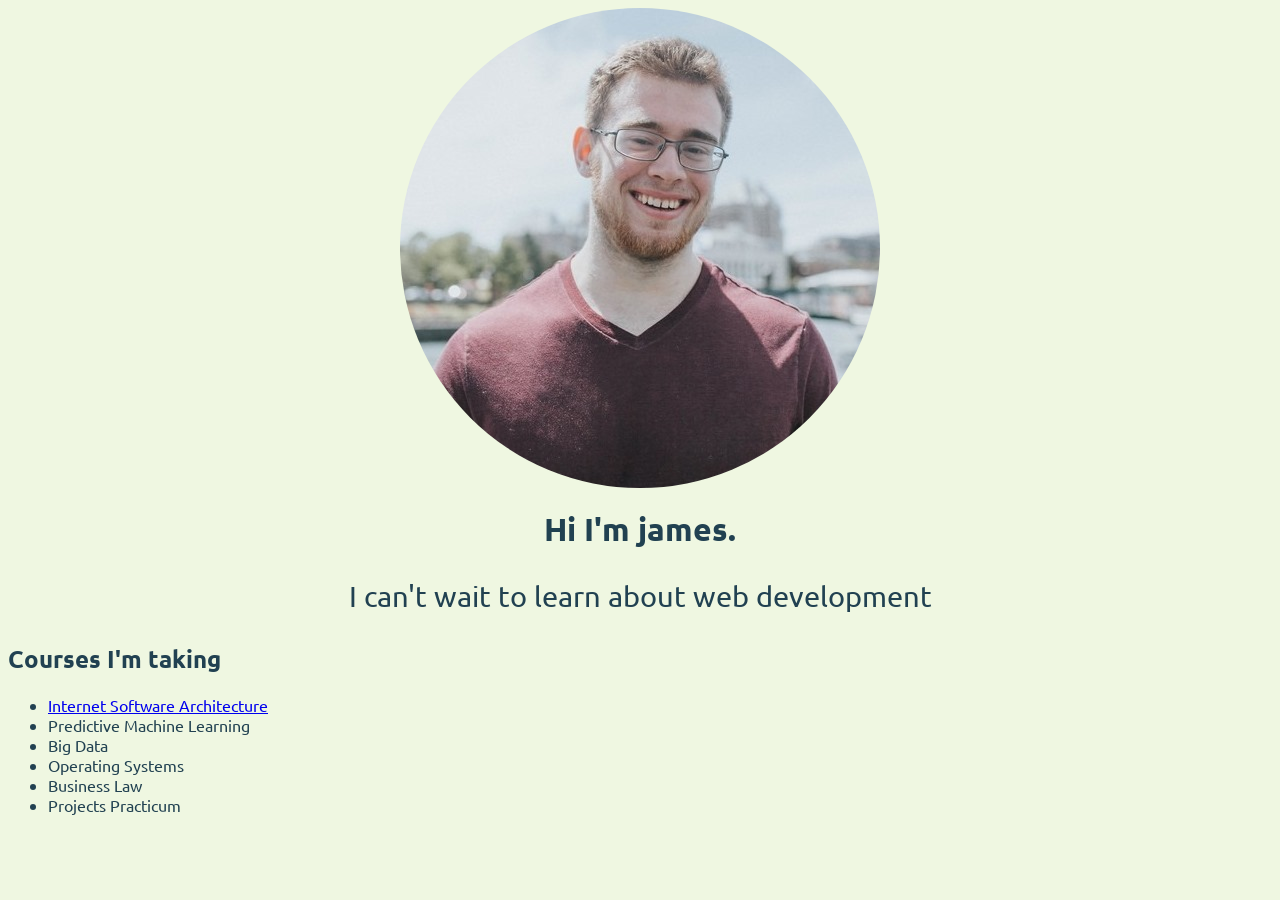
<file: index.html>
<!DOCTYPE html>
<html lang="en">
<head>
    <meta charset="UTF-8">
    <meta name="viewport" content="width=device-width, initial-scale=1.0">
    <title>Lab 1</title>
    <link rel="preconnect" href="https://fonts.gstatic.com">
<link href="https://fonts.googleapis.com/css2?family=Ubuntu:wght@300&display=swap" rel="stylesheet">
    <link rel="stylesheet" href="css/styles.css">
</head>
<body>
    <div class="main-img">
        <img src="images/profile.jpg">
    </div>
    <h1 class="intro-text">Hi I'm james.</h1>
    <p class="extra-info">I can't wait to learn about web development</p>

    <h2>Courses I'm taking</h2>
    <ul>
        <li><a href="comp4537/comp4537.html">Internet Software Architecture</a></li>
        <li>Predictive Machine Learning</li>
        <li>Big Data</li>
        <li>Operating Systems</li>
        <li>Business Law</li>
        <li>Projects Practicum</li>
    </ul>
</body>
</html>
</file>
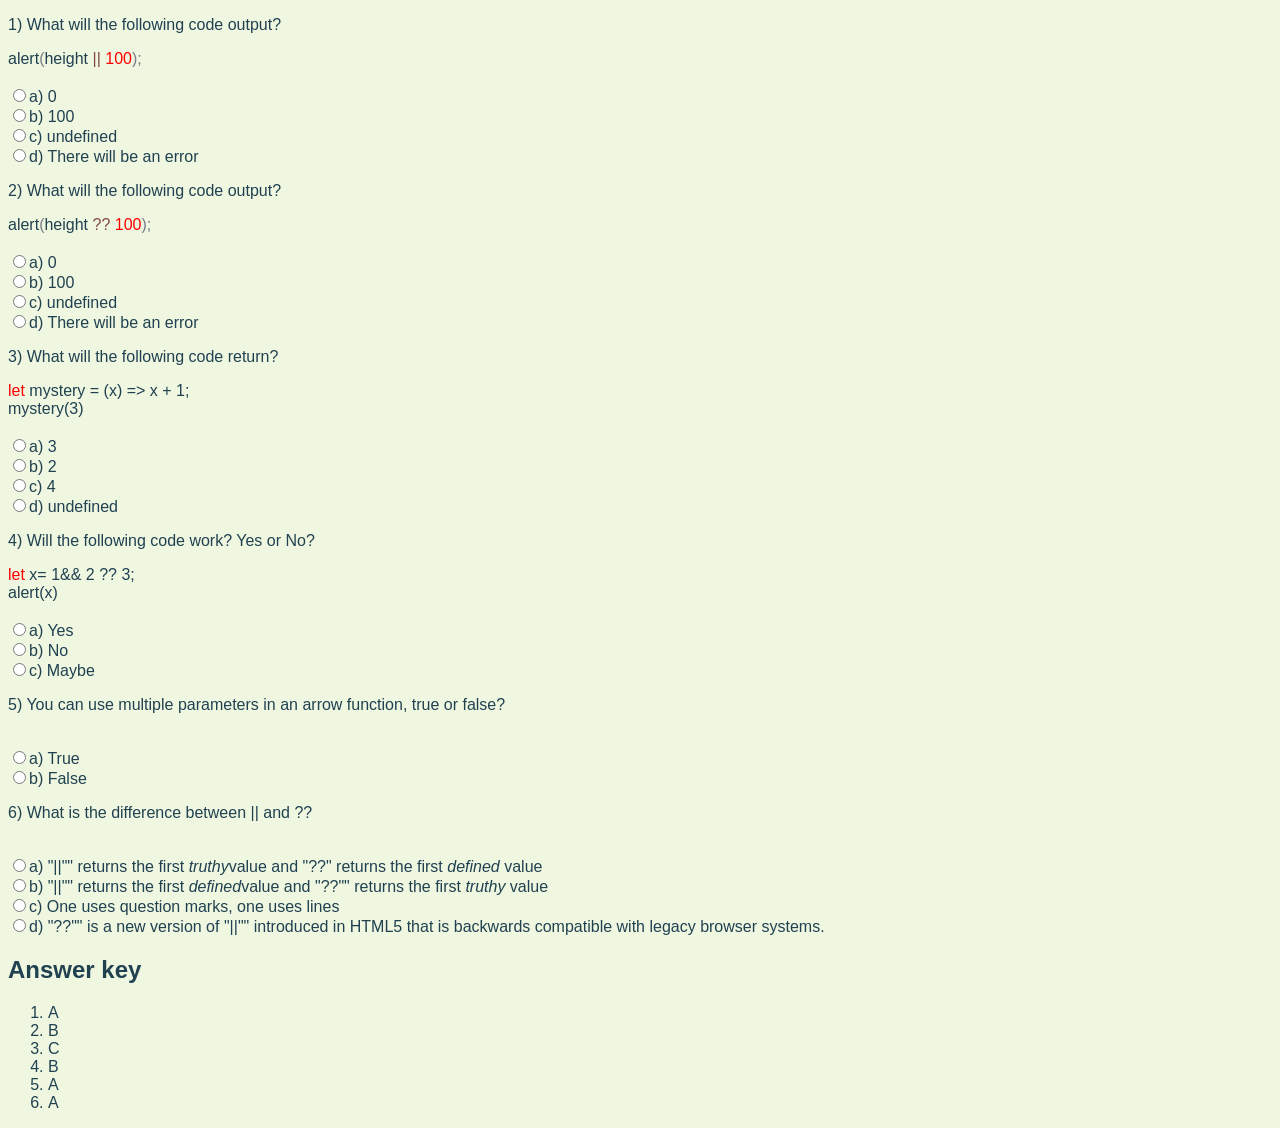
<file: comp4537/labs/1/quizQuestions/index.html>
<!DOCTYPE html>
<html lang="en">
<head>
    <meta charset="UTF-8">
    <meta name="viewport" content="width=device-width, initial-scale=1.0">
    <title>Document</title>

    <link rel="stylesheet" href="../../../../css/styles.css">
</head>
<body>
    <div>
    <p>1) What will the following code output?</p>

    <div>
        <div>alert<span style="color: #797d88">(</span>height <span style="color: #834747">|| </span><span style="color: #ff0000;">100</span><span style="color: #797d88">);</span> </div>
    </div>
    <br>
    <input type="radio" name="q1" value="a">a) 0<br>
    <input type="radio" name="q1" value="b">b) 100<br>
    <input type="radio" name="q1" value="c">c) undefined<br>
    <input type="radio" name="q1" value="a">d) There will be an error
</div>
    <div>

        
    <p>2) What will the following code output?</p>

    <div>
        <div>alert<span style="color: #797d88">(</span>height <span style="color: #834747">?? </span><span style="color: #ff0000;">100</span><span style="color: #797d88">);</span> </div>
    </div>
    <br>
    <input type="radio" name="q2" value="a">a) 0<br>
    <input type="radio" name="q2" value="b">b) 100<br>
    <input type="radio" name="q2" value="c">c) undefined<br>
    <input type="radio" name="q2" value="a">d) There will be an error
</div>
    <div>

    <p>3) What will the following code return?</p>

    <div>
        <div><span style="color: #ff0000">let</span> mystery = (x) => x + 1;</div>
        <div>mystery(3)</div>
    </div>
    <br>
    <input type="radio" name="q3" value="a">a) 3<br>
    <input type="radio" name="q3" value="b">b) 2<br>
    <input type="radio" name="q3" value="c">c) 4<br>
    <input type="radio" name="q3" value="a">d) undefined
</div>
    <div>


    <p>4) Will the following code work? Yes or No?</p>

    <div>
        <div><span style="color: #ff0000">let</span> x= 1&& 2 ?? 3;</div>
        <div>alert(x)</div>
    </div>
    <br>
    <input type="radio" name="q4" value="a">a) Yes<br>
    <input type="radio" name="q4" value="b">b) No<br>
    <input type="radio" name="q4" value="c">c) Maybe
</div>
    <div>
    <p>5) You can use multiple parameters in an arrow function, true or false?</p>

    <br>
    <input type="radio" name="q5" value="a">a) True<br>
    <input type="radio" name="q5" value="b">b) False<br>
</div>
    <div>


    <p>6) What is the difference between || and ??</p>

    <br>
    <input type="radio" name="q6" value="a">a) "||"" returns the first <em>truthy</em>value and "??" returns the first <em>defined</em> value<br>
    <input type="radio" name="q6" value="b">b) "||"" returns the first <em>defined</em>value and "??"" returns the first <em>truthy</em> value<br>
    <input type="radio" name="q6" value="c">c) One uses question marks, one uses lines<br>
    <input type="radio" name="q6" value="a">d) "??"" is a new version of "||"" introduced in HTML5 that is backwards compatible with legacy browser systems.
</div>

<div>
    <h2>Answer key</h2>
    <ol>
        <li>A</li>
        <li>B</li>
        <li>C</li>
        <li>B</li>
        <li>A</li>
        <li>A</li>
    </ol>
</div>
</body>
</html>
</file>
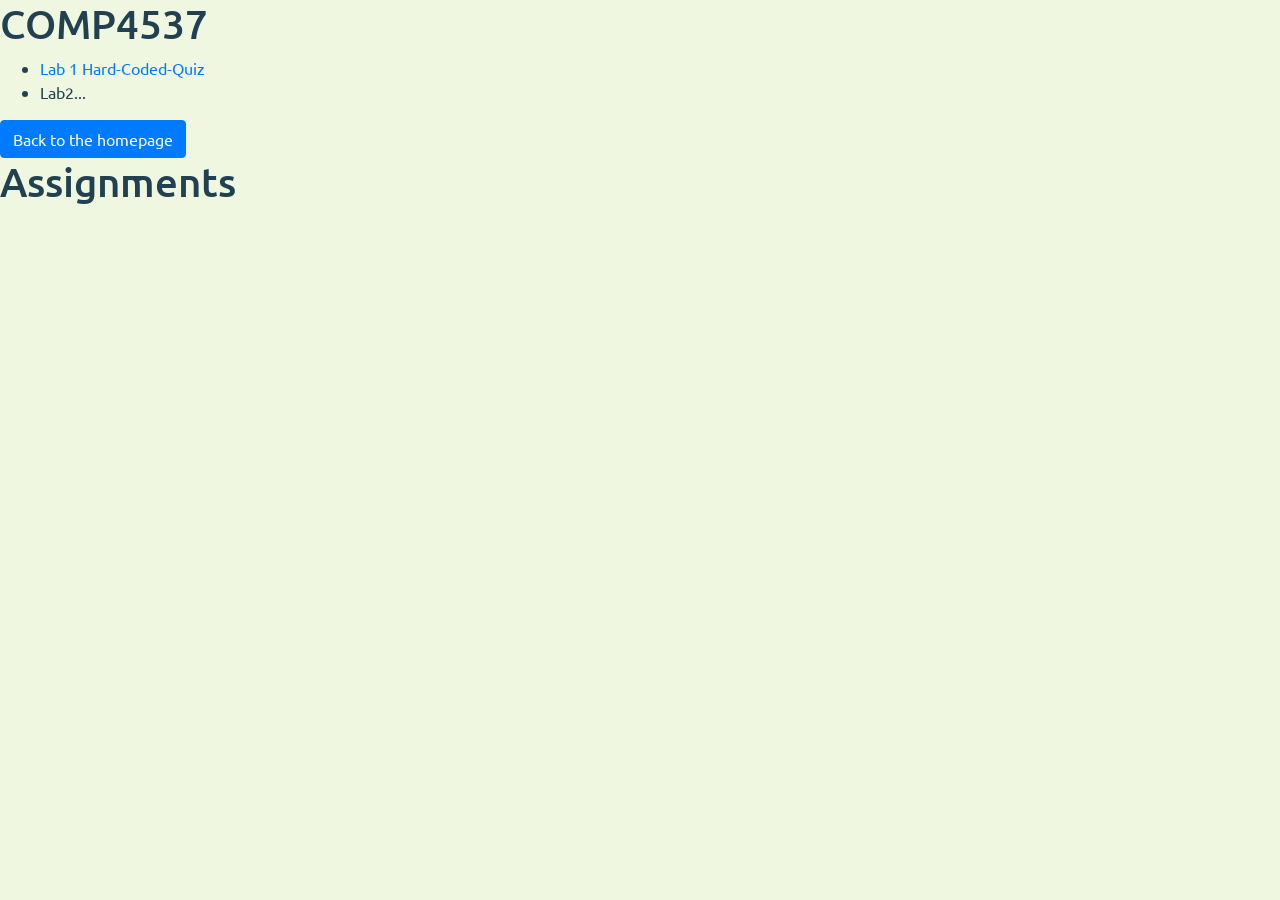
<file: comp4537/comp4537.html>
<!DOCTYPE html>
<html lang="en">
<head>
    <meta charset="UTF-8">
    <meta name="viewport" content="width=device-width, initial-scale=1.0">
    <title>Document</title>
    <link rel="stylesheet" href="https://stackpath.bootstrapcdn.com/bootstrap/4.5.2/css/bootstrap.min.css">
    <link rel="preconnect" href="https://fonts.gstatic.com">
    <link href="https://fonts.googleapis.com/css2?family=Ubuntu:wght@300&display=swap" rel="stylesheet">
    
    <link rel="stylesheet" href="../css/styles.css">
</head>
<body>
    <h1>COMP4537</h1>

<ul>
    <li><a href="labs/1/quizQuestions/index.html">Lab 1 Hard-Coded-Quiz</a></li>
    <li>Lab2...</li>
</ul>
<a href="../index.html">
<button type="button" class="btn btn-primary">Back to the homepage</button>
</a>
<h1>Assignments</h1>

<script>
    console.log("John is " + "attending school")
</script>
</body>
</html>
</file>
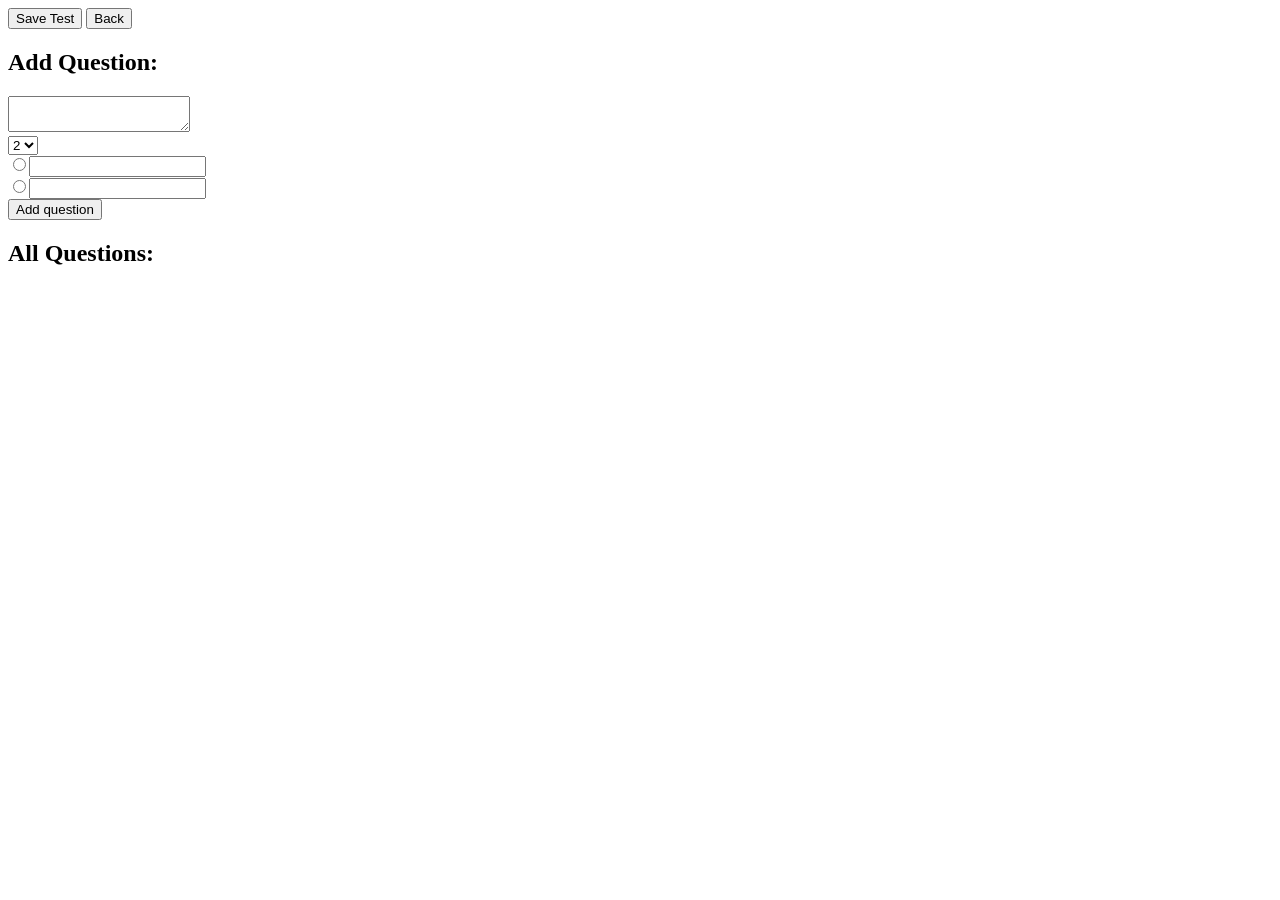
<file: comp4537/assignment/assignment1/admin.html>
<!DOCTYPE html>
<html lang="en">

<head>
    <meta charset="UTF-8">
    <meta name="viewport" content="width=device-width, initial-scale=1.0">
    <title>BCIT</title>
</head>

<body>
    <button id="save">Save Test</button>
    <button onclick="window.location = '/'">Back</button>

    <h2>Add Question:</h2>
    <div>
        <textarea id="question"></textarea>
    </div>
    <select name="number_of_questions" id="number_of_questions" onchange="set_up_inputs()">
        <option value="2">2</option>
        <option value="3">3</option>
        <option value="4">4</option>
    </select>

    <div id="question_inputs"></div>
    <button id="add_q">Add question</button>
    <div class="demo"></div>

    <h2>All Questions:</h2>
    <div id="container"></div>
    <script src="./js/admin_script.js"></script>
</body>

</html>
</file>
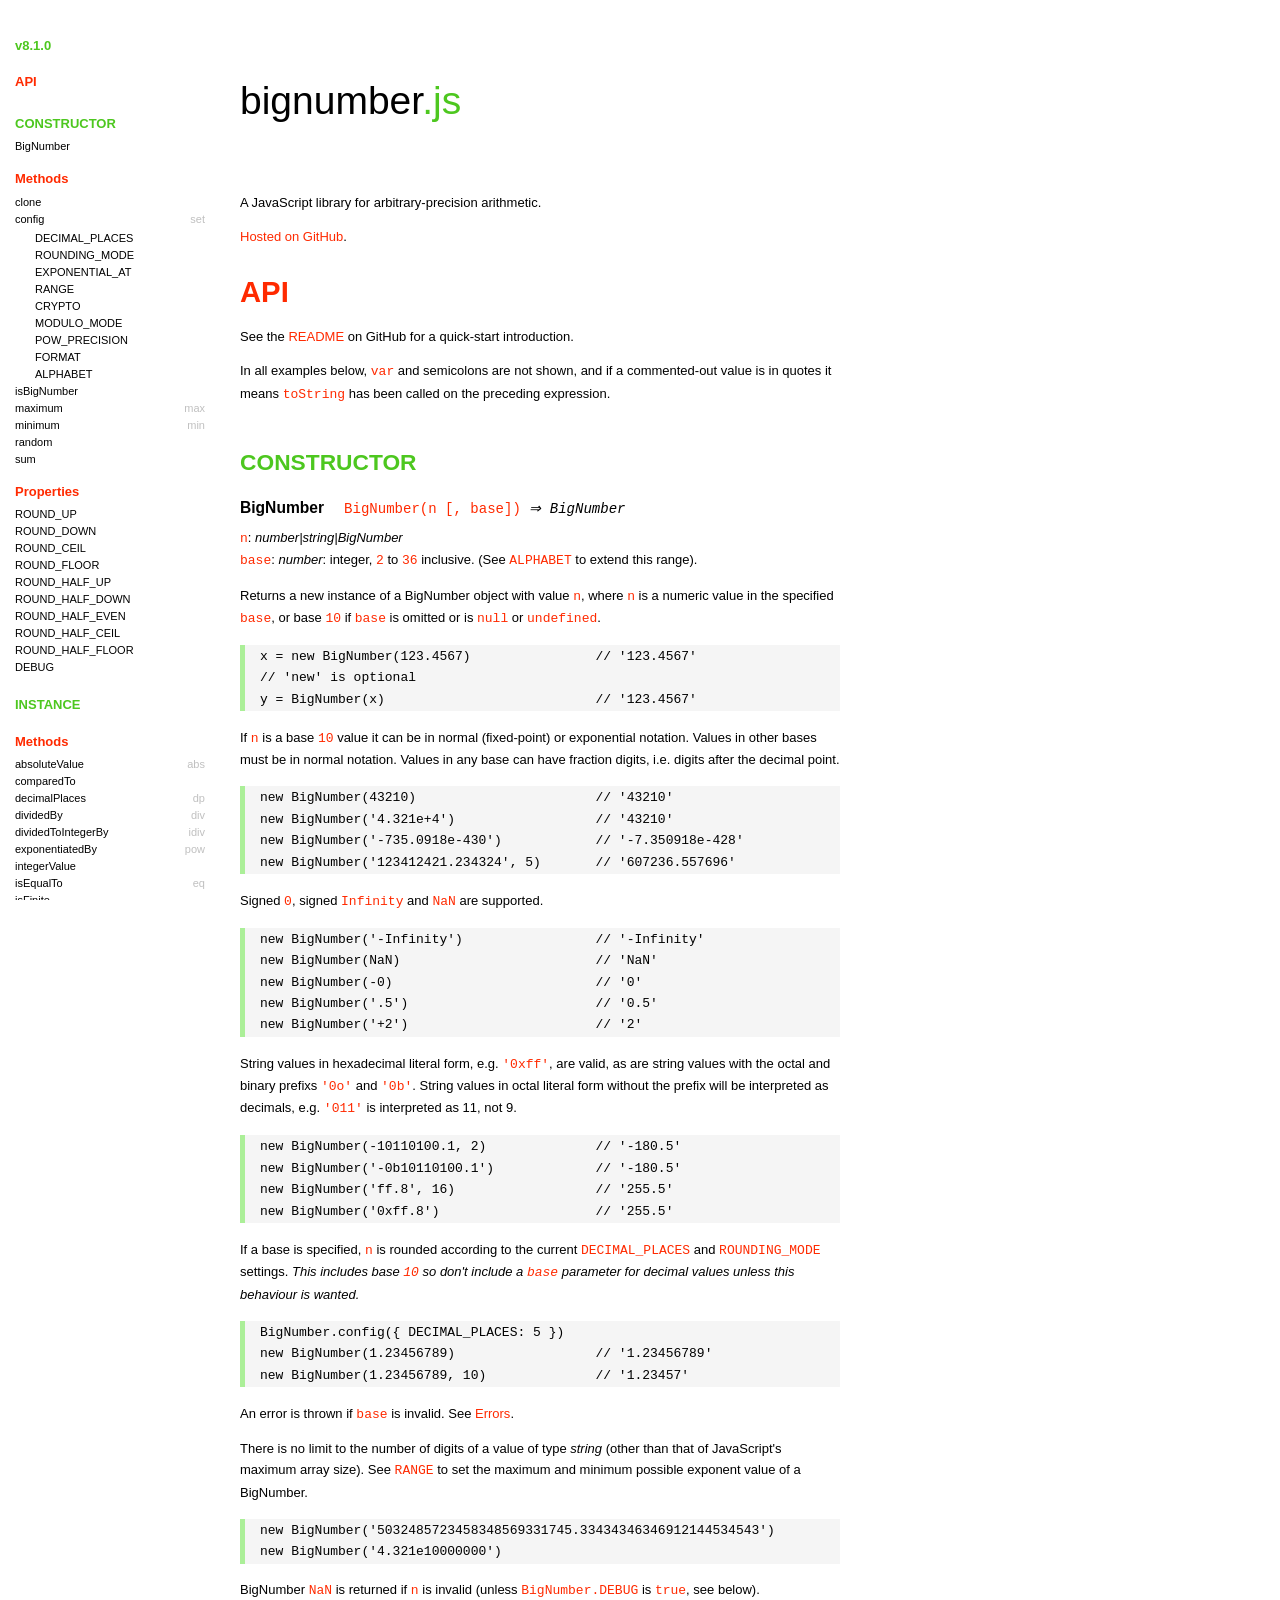
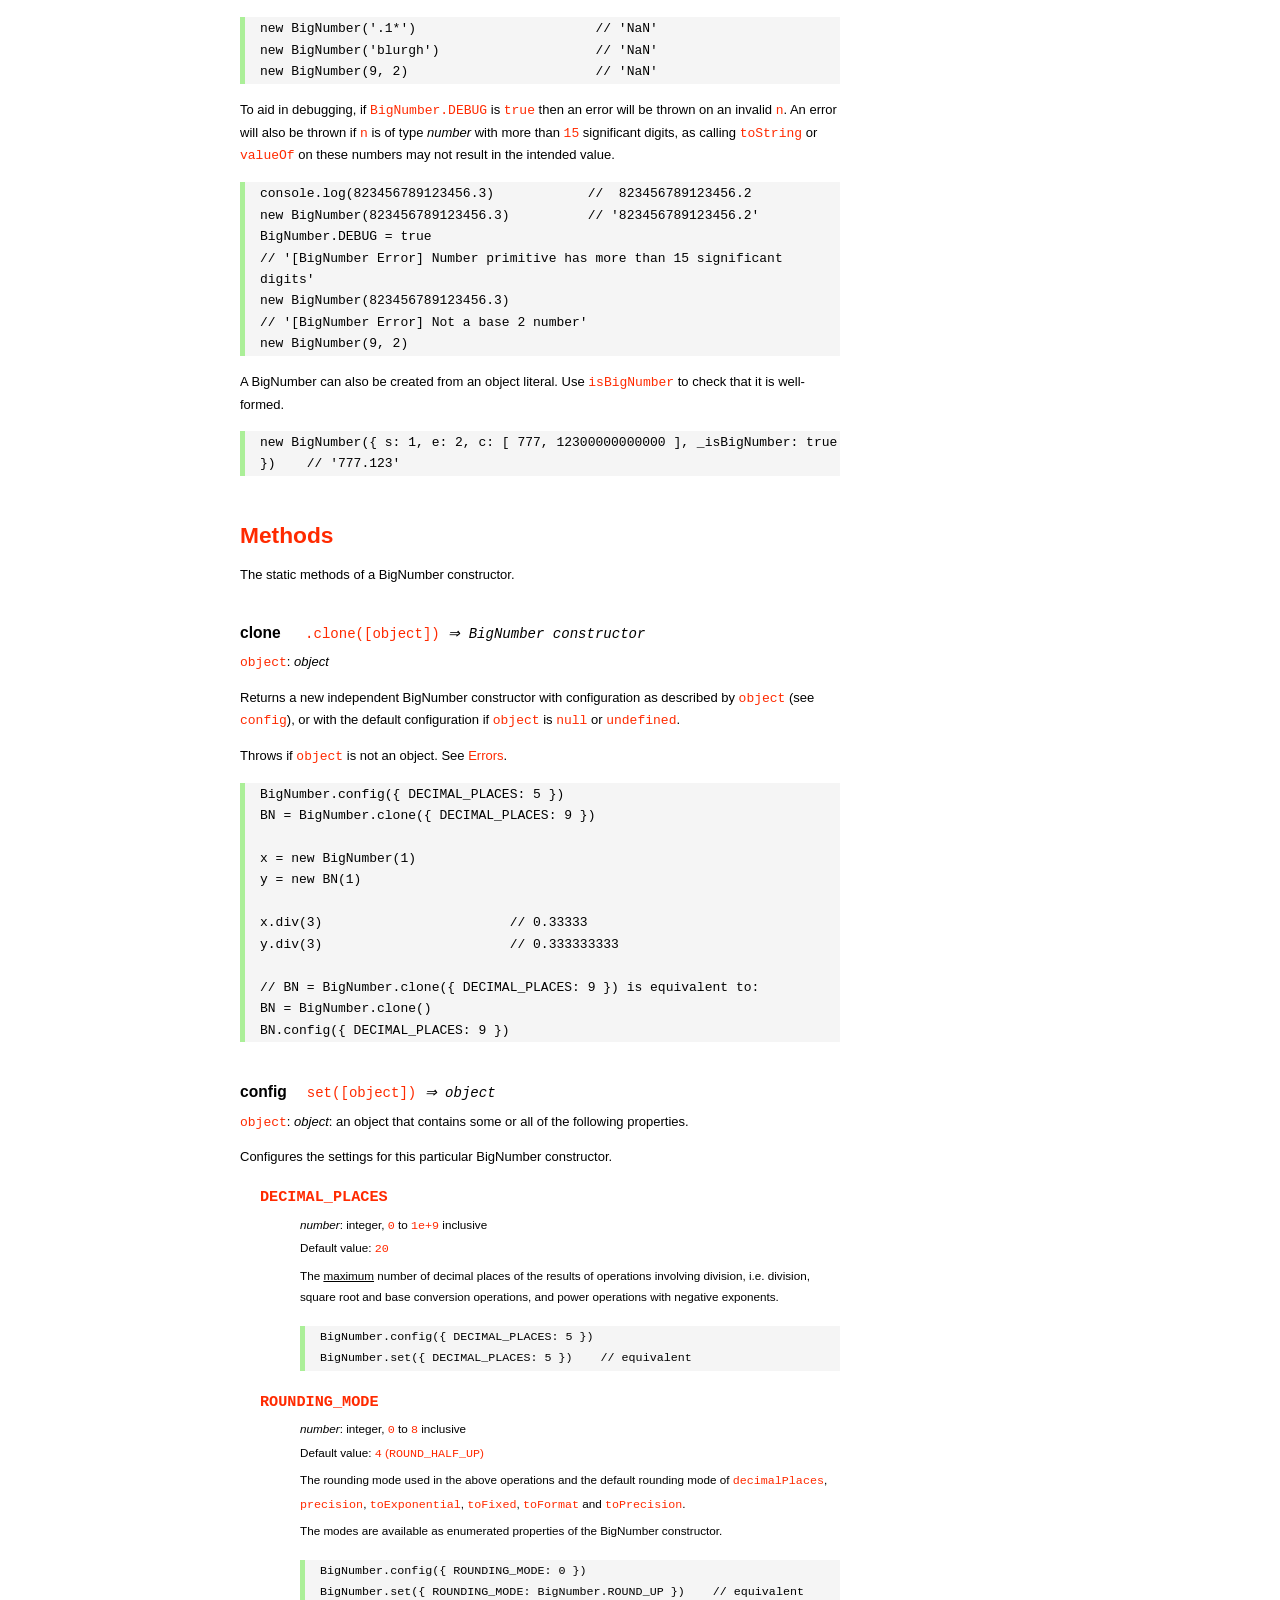
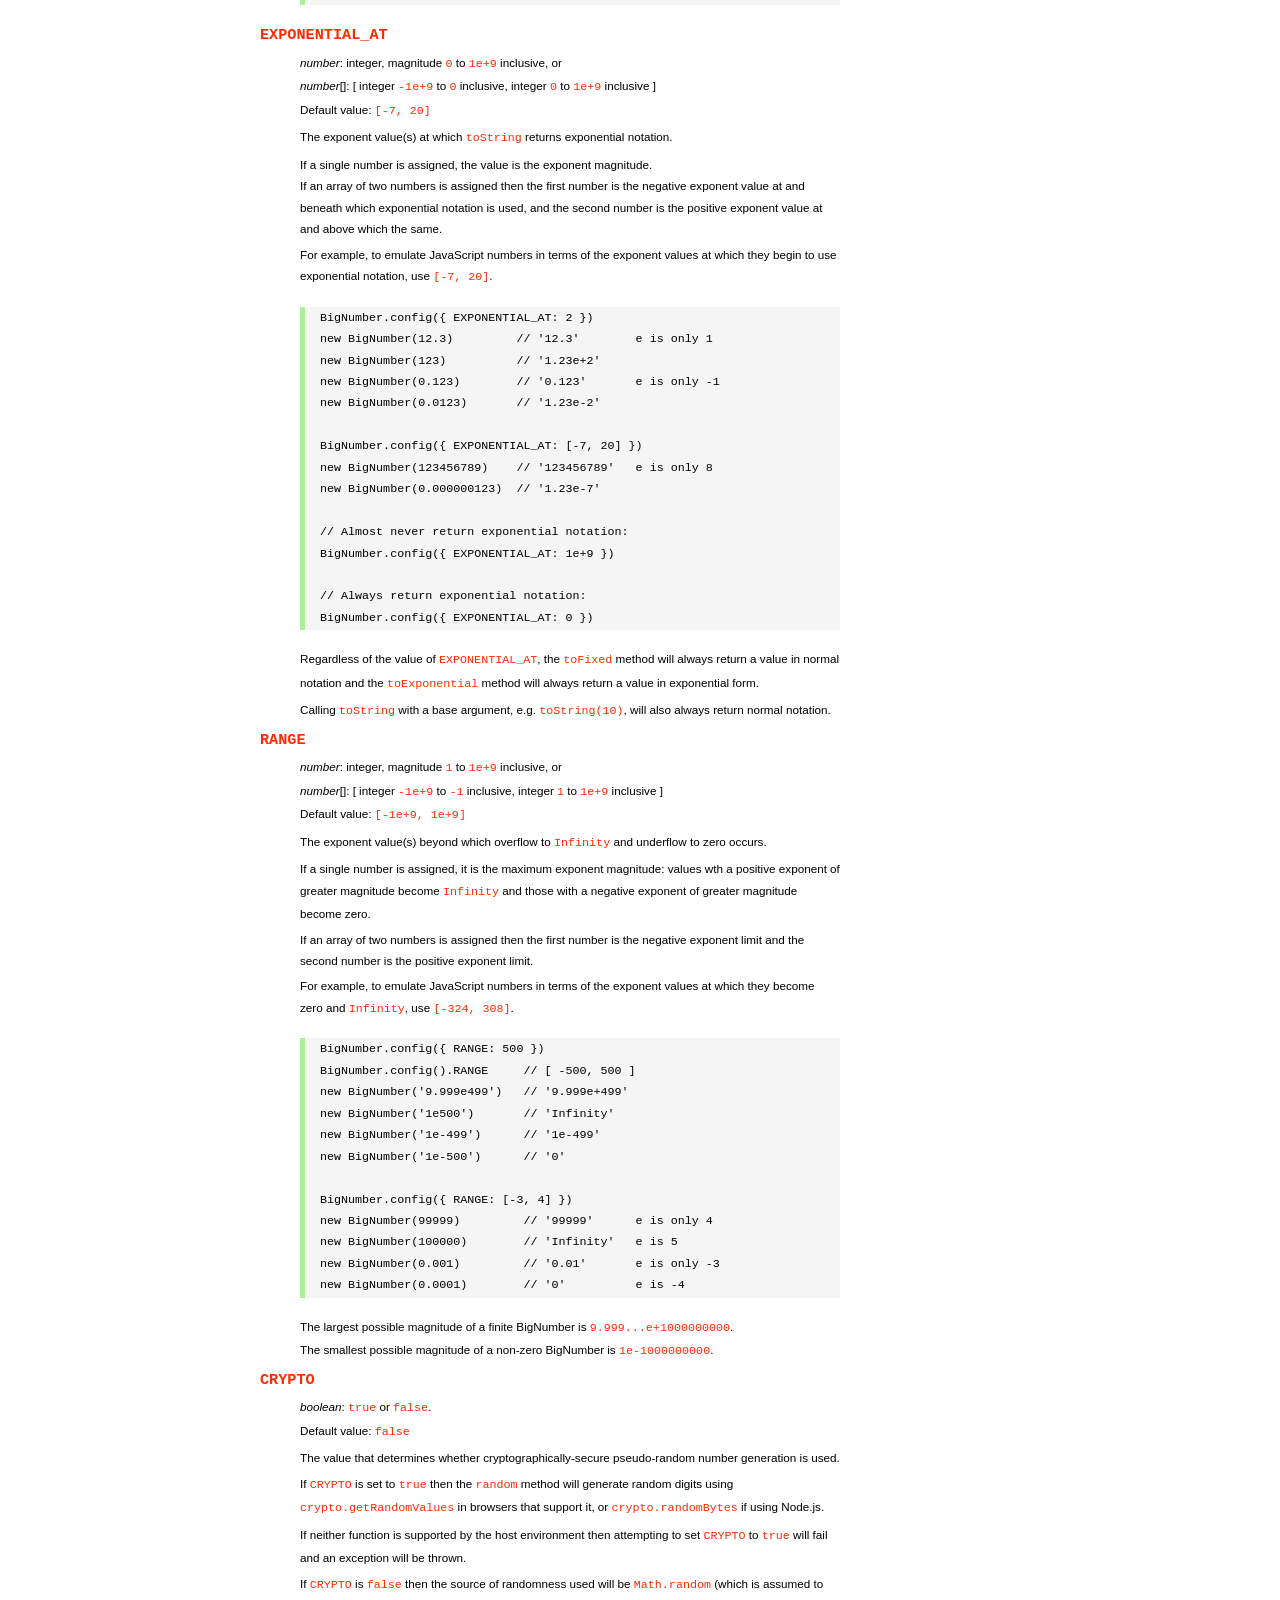
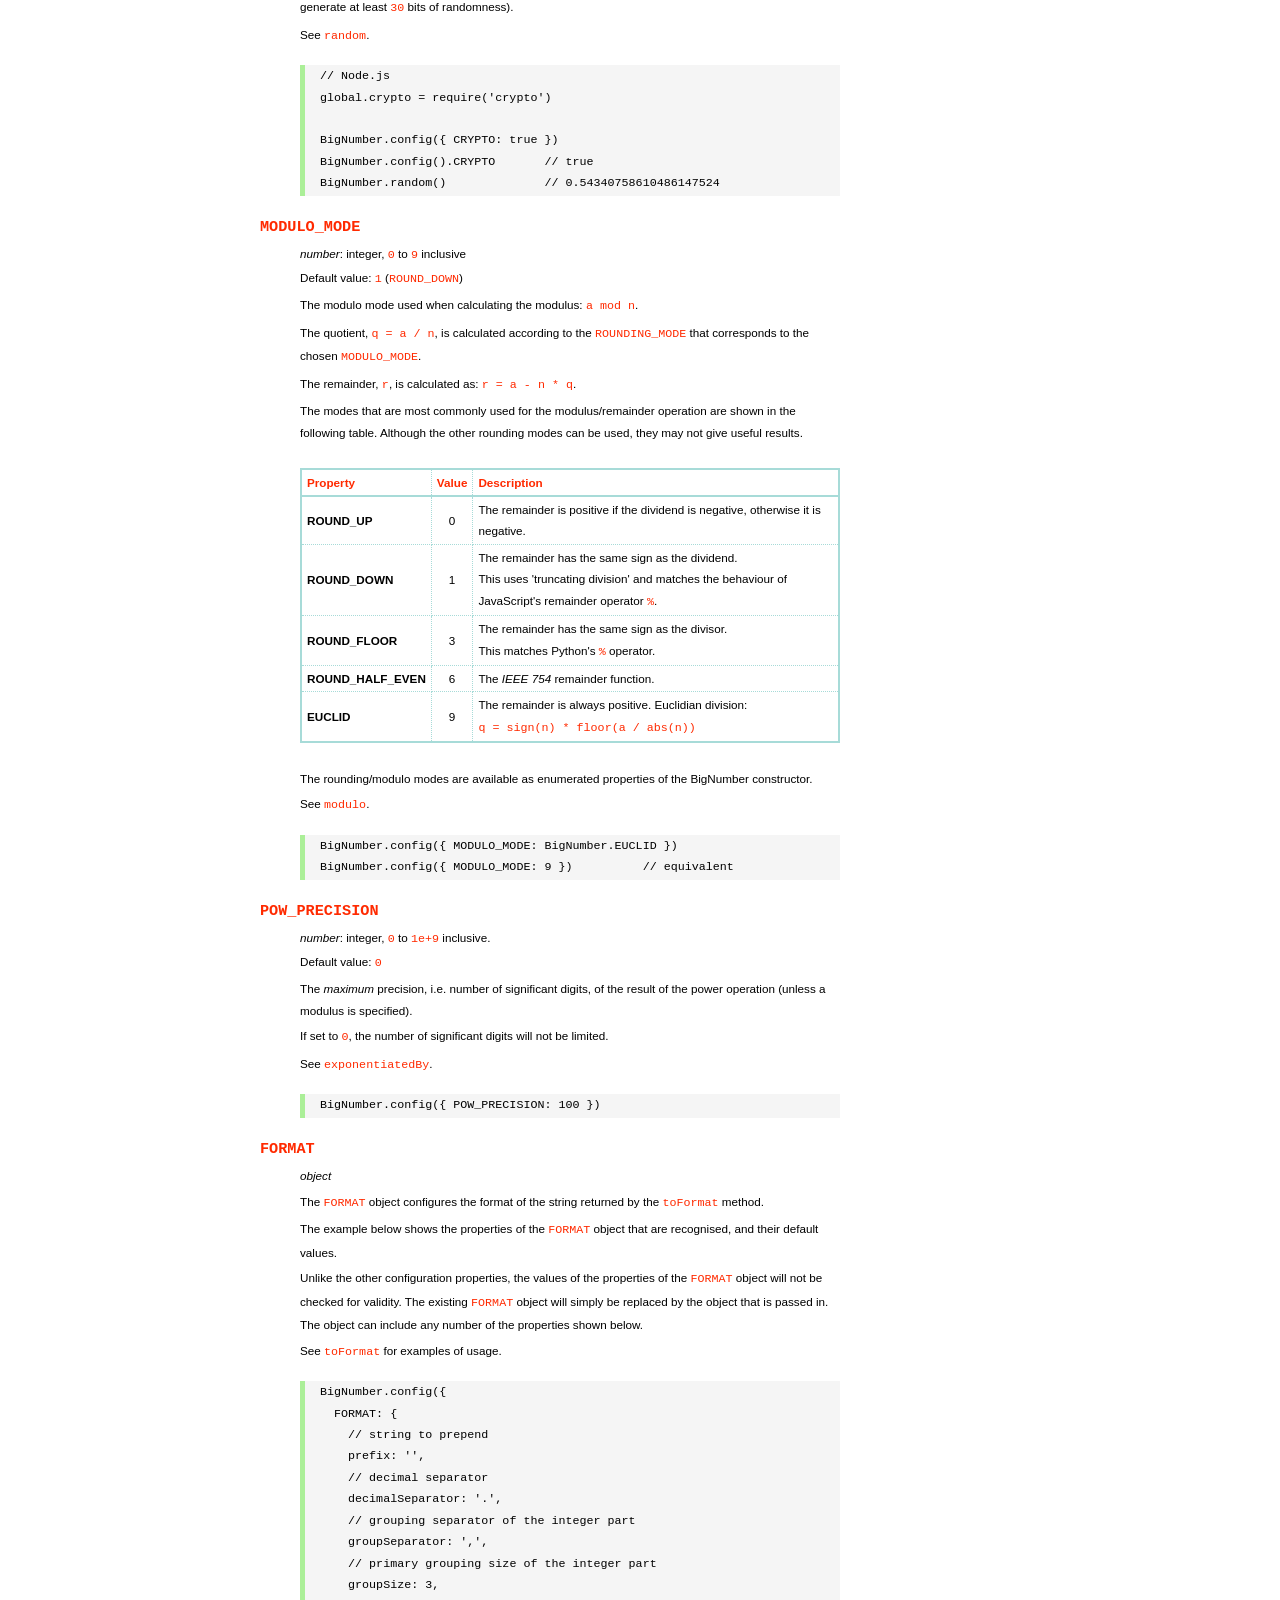
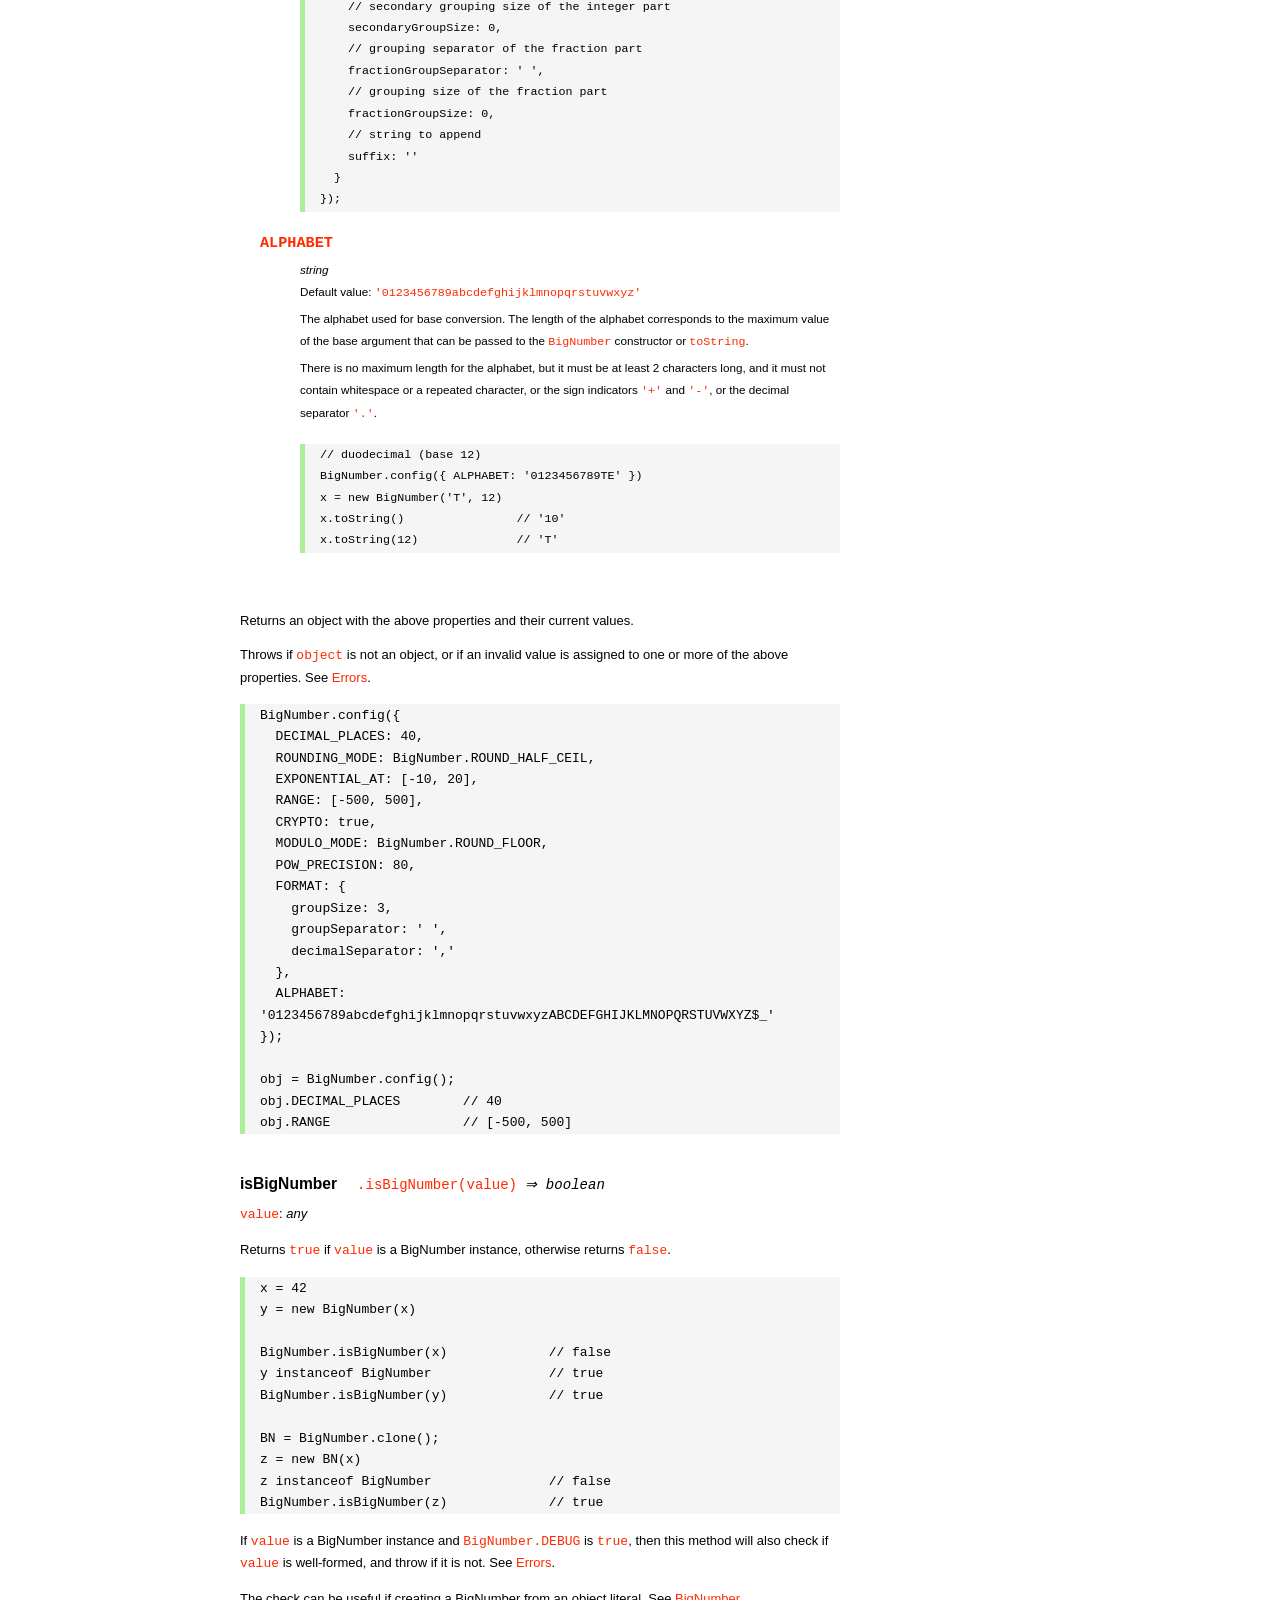
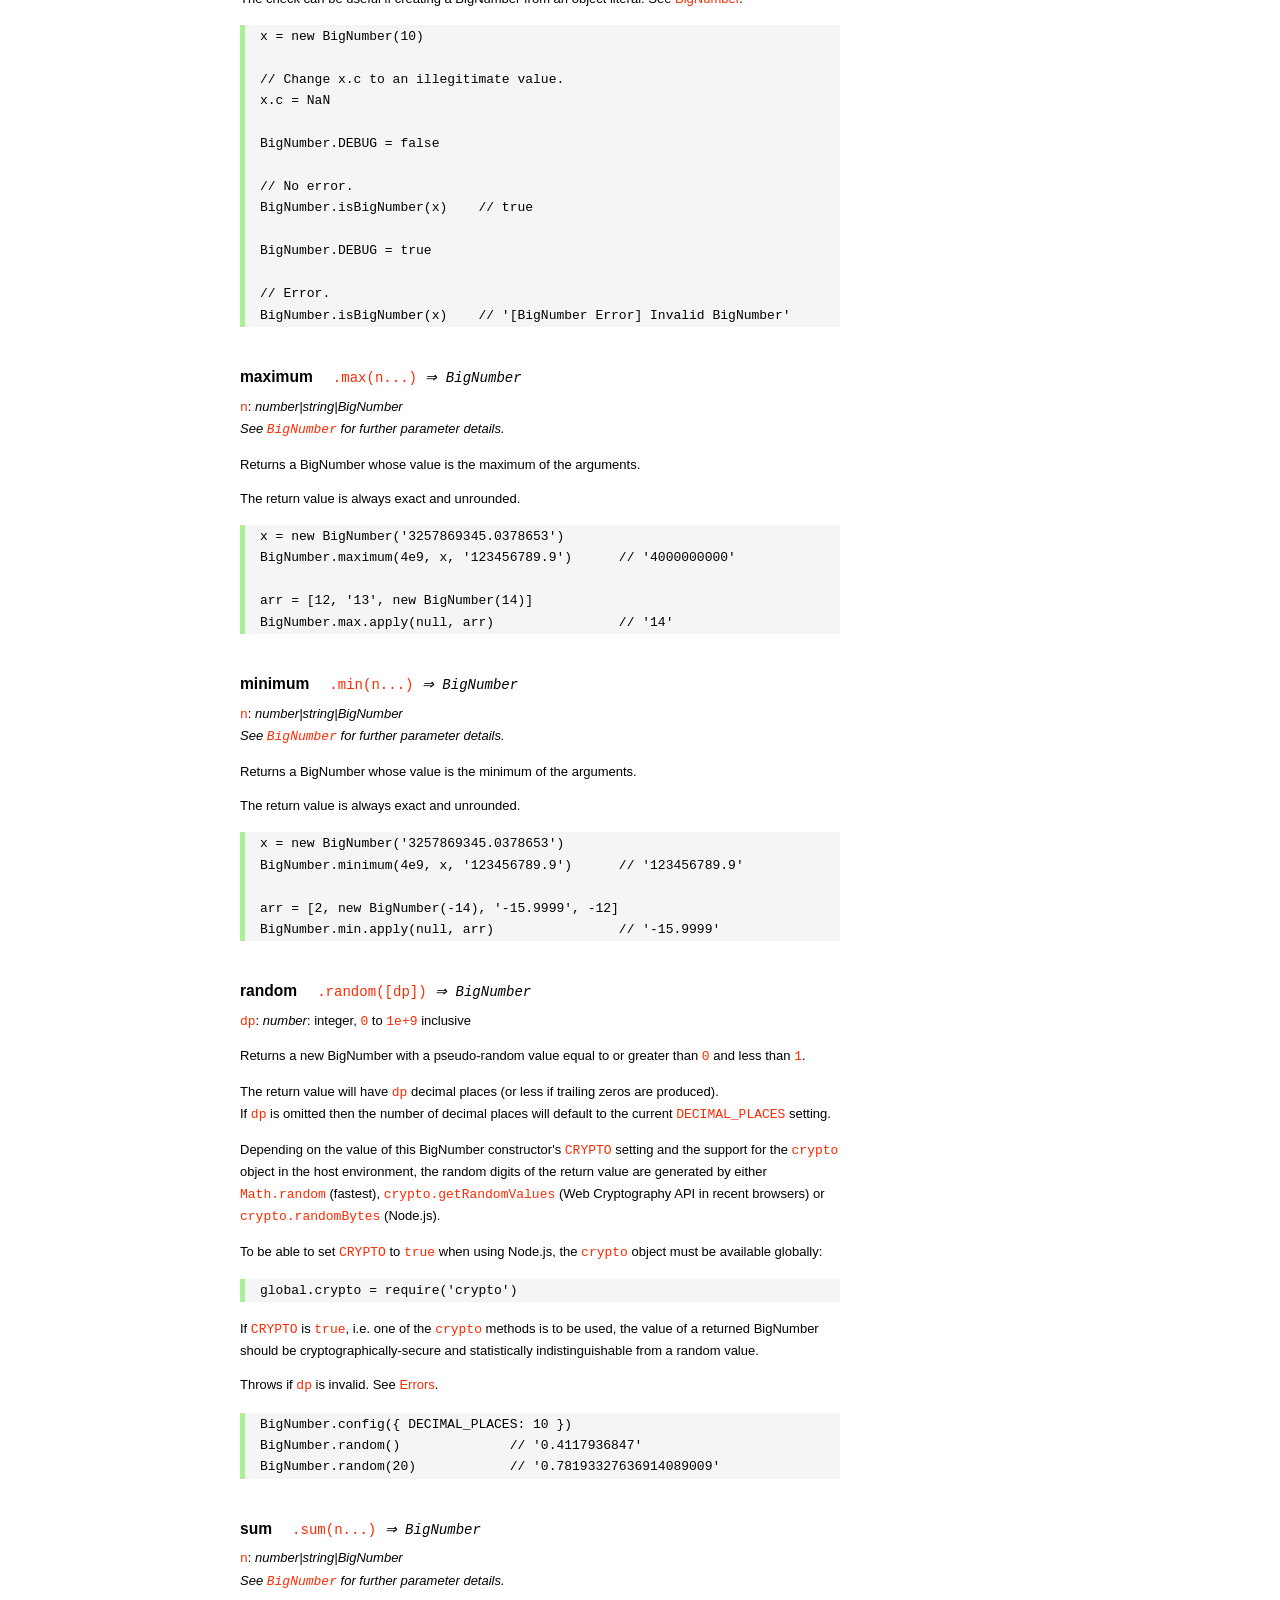
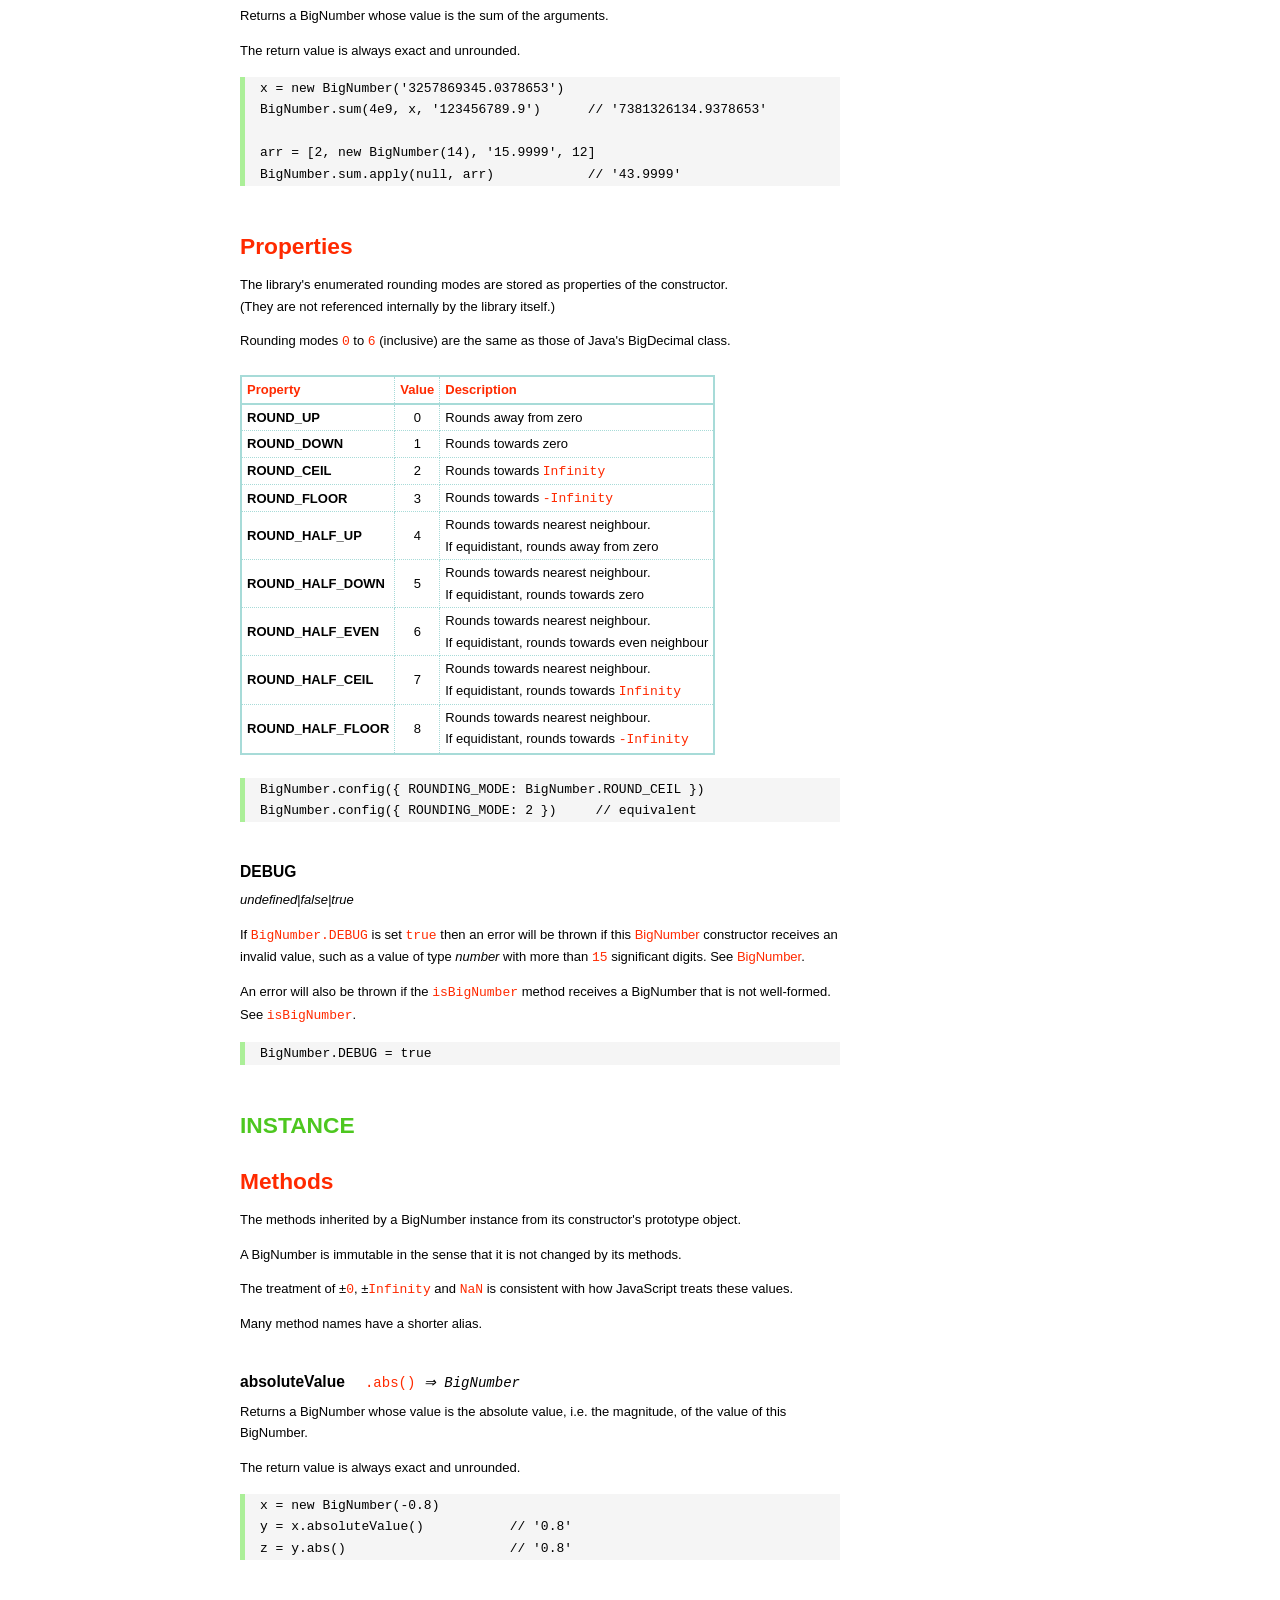
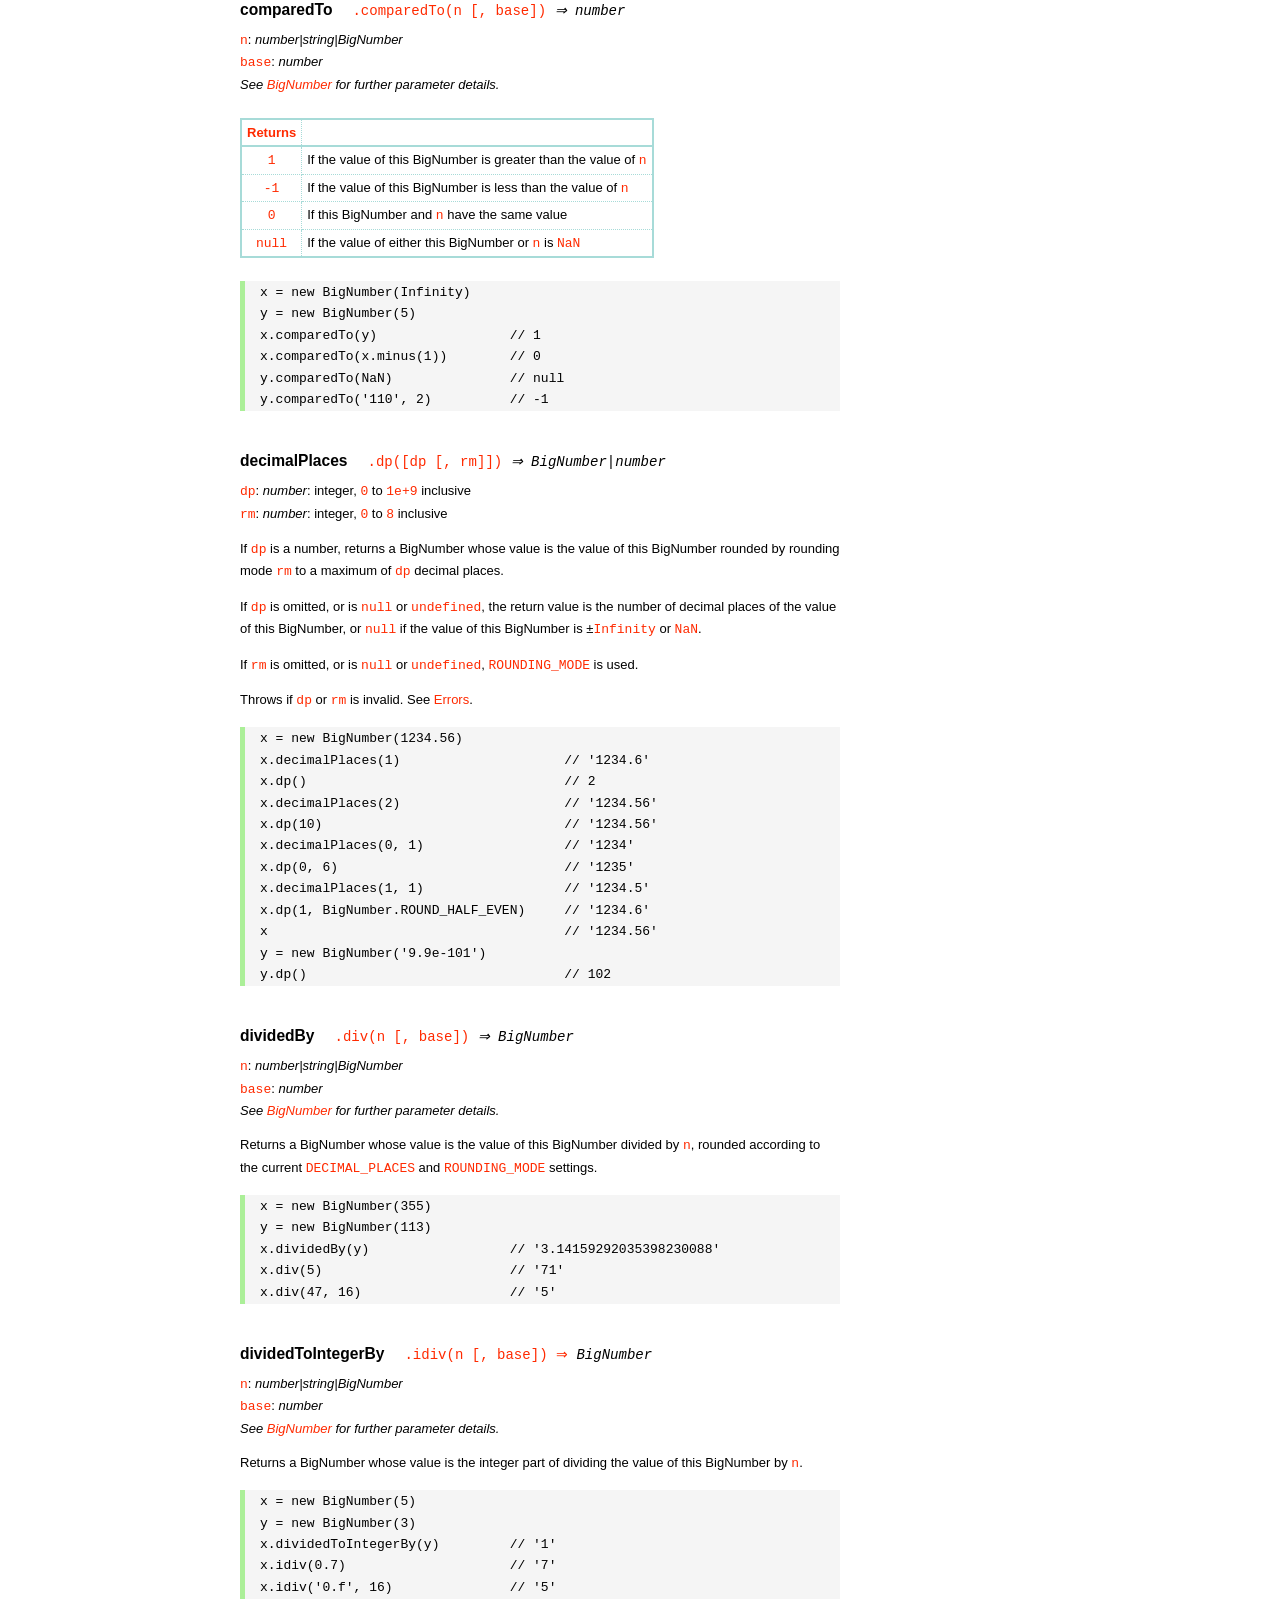
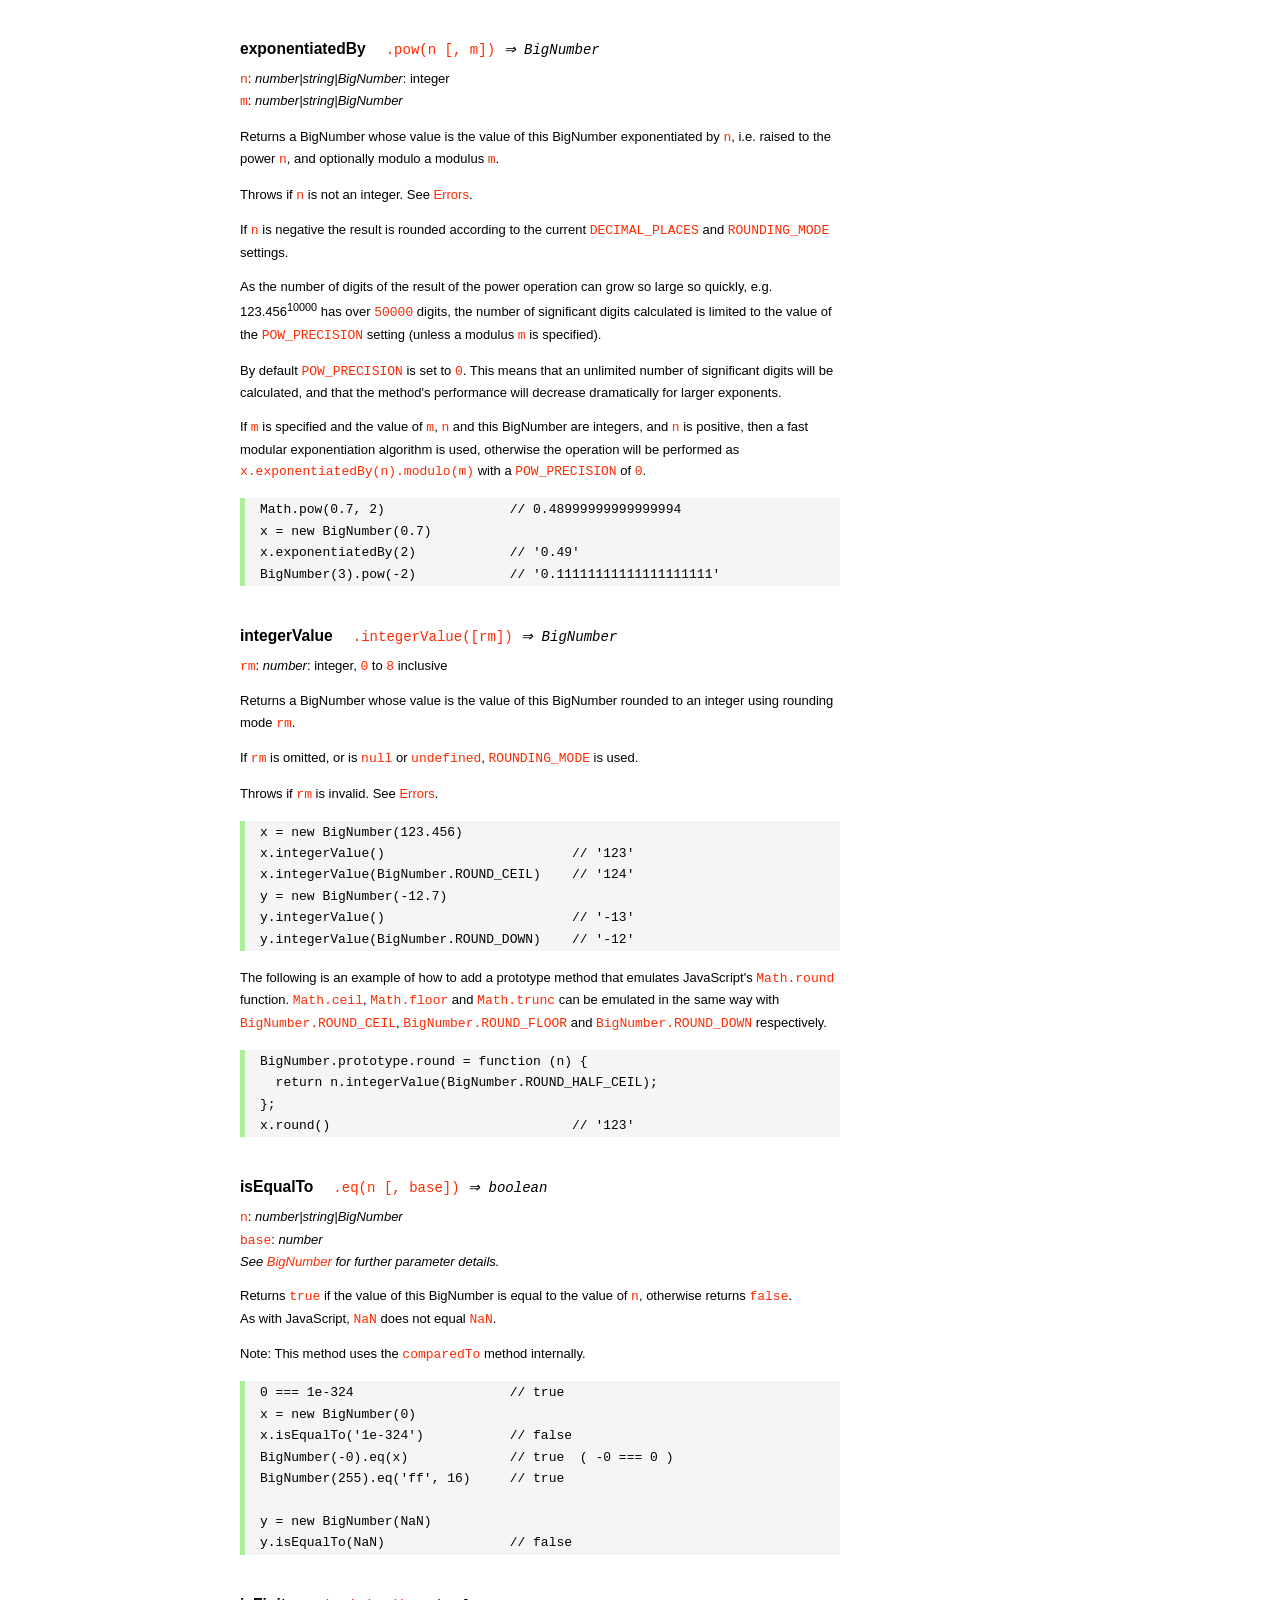
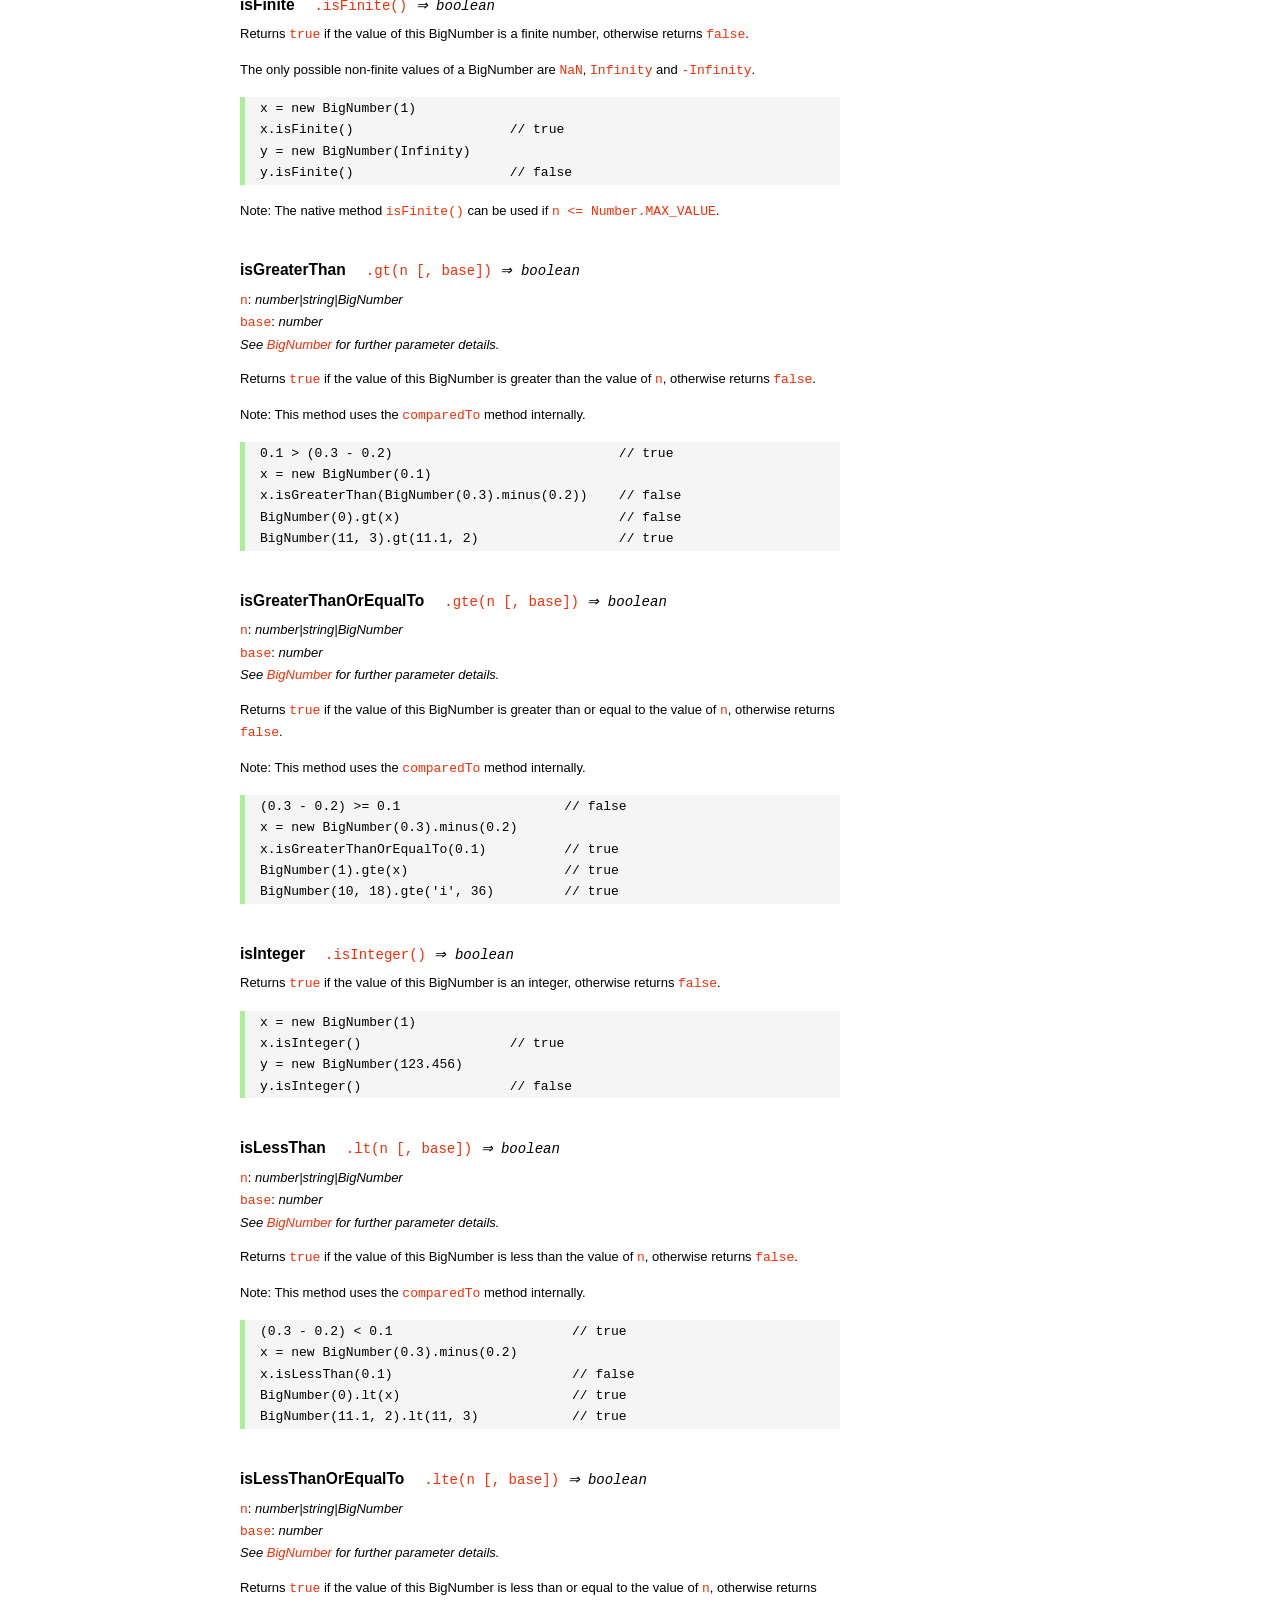
<file: blog/node_modules/bignumber.js/doc/API.html>
<!DOCTYPE HTML>
<html>
<head>
<meta charset="utf-8">
<meta http-equiv="X-UA-Compatible" content="IE=edge">
<meta name="Author" content="M Mclaughlin">
<title>bignumber.js API</title>
<style>
html{font-size:100%}
body{background:#fff;font-family:"Helvetica Neue",Helvetica,Arial,sans-serif;font-size:13px;
  line-height:1.65em;min-height:100%;margin:0}
body,i{color:#000}
.nav{background:#fff;position:fixed;top:0;bottom:0;left:0;width:200px;overflow-y:auto;
  padding:15px 0 30px 15px}
div.container{width:600px;margin:50px 0 50px 240px}
p{margin:0 0 1em;width:600px}
pre,ul{margin:1em 0}
h1,h2,h3,h4,h5{margin:0;padding:1.5em 0 0}
h1,h2{padding:.75em 0}
h1{font:400 3em Verdana,sans-serif;color:#000;margin-bottom:1em}
h2{font-size:2.25em;color:#ff2a00}
h3{font-size:1.75em;color:#4dc71f}
h4{font-size:1.75em;color:#ff2a00;padding-bottom:.75em}
h5{font-size:1.2em;margin-bottom:.4em}
h6{font-size:1.1em;margin-bottom:0.8em;padding:0.5em 0}
dd{padding-top:.35em}
dt{padding-top:.5em}
b{font-weight:700}
dt b{font-size:1.3em}
a,a:visited{color:#ff2a00;text-decoration:none}
a:active,a:hover{outline:0;text-decoration:underline}
.nav a,.nav b,.nav a:visited{display:block;color:#ff2a00;font-weight:700; margin-top:15px}
.nav b{color:#4dc71f;margin-top:20px;cursor:default;width:auto}
ul{list-style-type:none;padding:0 0 0 20px}
.nav ul{line-height:14px;padding-left:0;margin:5px 0 0}
.nav ul a,.nav ul a:visited,span{display:inline;color:#000;font-family:Verdana,Geneva,sans-serif;
  font-size:11px;font-weight:400;margin:0}
.inset,ul.inset{margin-left:20px}
.inset{font-size:.9em}
.nav li{width:auto;margin:0 0 3px}
.alias{font-style:italic;margin-left:20px}
table{border-collapse:collapse;border-spacing:0;border:2px solid #a7dbd8;margin:1.75em 0;padding:0}
td,th{text-align:left;margin:0;padding:2px 5px;border:1px dotted #a7dbd8}
th{border-top:2px solid #a7dbd8;border-bottom:2px solid #a7dbd8;color:#ff2a00}
code,pre{font-family:Consolas, monaco, monospace;font-weight:400}
pre{background:#f5f5f5;white-space:pre-wrap;word-wrap:break-word;border-left:5px solid #abef98;
  padding:1px 0 1px 15px;margin:1.2em 0}
code,.nav-title{color:#ff2a00}
.end{margin-bottom:25px}
.centre{text-align:center}
.error-table{font-size:13px;width:100%}
#faq{margin:3em 0 0}
li span{float:right;margin-right:10px;color:#c0c0c0}
#js{font:inherit;color:#4dc71f}
</style>
</head>
<body>

  <div class="nav">

    <b>v8.1.0</b>

	<a class='nav-title' href="#">API</a>

    <b> CONSTRUCTOR </b>
    <ul>
      <li><a href="#bignumber">BigNumber</a></li>
    </ul>

    <a href="#methods">Methods</a>
    <ul>
      <li><a href="#clone">clone</a></li>
      <li><a href="#config" >config</a><span>set</span></li>
      <li>
        <ul class="inset">
          <li><a href="#decimal-places">DECIMAL_PLACES</a></li>
          <li><a href="#rounding-mode" >ROUNDING_MODE</a></li>
          <li><a href="#exponential-at">EXPONENTIAL_AT</a></li>
          <li><a href="#range"         >RANGE</a></li>
          <li><a href="#crypto"        >CRYPTO</a></li>
          <li><a href="#modulo-mode"   >MODULO_MODE</a></li>
          <li><a href="#pow-precision" >POW_PRECISION</a></li>
          <li><a href="#format"        >FORMAT</a></li>
          <li><a href="#alphabet"      >ALPHABET</a></li>
        </ul>
      </li>
      <li><a href="#isBigNumber">isBigNumber</a></li>
      <li><a href="#max"        >maximum</a><span>max</span></li>
      <li><a href="#min"        >minimum</a><span>min</span></li>
      <li><a href="#random"     >random</a></li>
      <li><a href="#sum"        >sum</a></li>
    </ul>

    <a href="#constructor-properties">Properties</a>
    <ul>
      <li><a href="#round-up"        >ROUND_UP</a></li>
      <li><a href="#round-down"      >ROUND_DOWN</a></li>
      <li><a href="#round-ceil"      >ROUND_CEIL</a></li>
      <li><a href="#round-floor"     >ROUND_FLOOR</a></li>
      <li><a href="#round-half-up"   >ROUND_HALF_UP</a></li>
      <li><a href="#round-half-down" >ROUND_HALF_DOWN</a></li>
      <li><a href="#round-half-even" >ROUND_HALF_EVEN</a></li>
      <li><a href="#round-half-ceil" >ROUND_HALF_CEIL</a></li>
      <li><a href="#round-half-floor">ROUND_HALF_FLOOR</a></li>
      <li><a href="#debug"           >DEBUG</a></li>
    </ul>

    <b> INSTANCE </b>

    <a href="#prototype-methods">Methods</a>
    <ul>
      <li><a href="#abs"    >absoluteValue         </a><span>abs</span>  </li>
      <li><a href="#cmp"    >comparedTo            </a>                  </li>
      <li><a href="#dp"     >decimalPlaces         </a><span>dp</span>   </li>
      <li><a href="#div"    >dividedBy             </a><span>div</span>  </li>
      <li><a href="#divInt" >dividedToIntegerBy    </a><span>idiv</span> </li>
      <li><a href="#pow"    >exponentiatedBy       </a><span>pow</span>  </li>
      <li><a href="#int"    >integerValue          </a>                  </li>
      <li><a href="#eq"     >isEqualTo             </a><span>eq</span>   </li>
      <li><a href="#isF"    >isFinite              </a>                  </li>
      <li><a href="#gt"     >isGreaterThan         </a><span>gt</span>   </li>
      <li><a href="#gte"    >isGreaterThanOrEqualTo</a><span>gte</span>  </li>
      <li><a href="#isInt"  >isInteger             </a>                  </li>
      <li><a href="#lt"     >isLessThan            </a><span>lt</span>   </li>
      <li><a href="#lte"    >isLessThanOrEqualTo   </a><span>lte</span>  </li>
      <li><a href="#isNaN"  >isNaN                 </a>                  </li>
      <li><a href="#isNeg"  >isNegative            </a>                  </li>
      <li><a href="#isPos"  >isPositive            </a>                  </li>
      <li><a href="#isZ"    >isZero                </a>                  </li>
      <li><a href="#minus"  >minus                 </a>                  </li>
      <li><a href="#mod"    >modulo                </a><span>mod</span>  </li>
      <li><a href="#times"  >multipliedBy          </a><span>times</span></li>
      <li><a href="#neg"    >negated               </a>                  </li>
      <li><a href="#plus"   >plus                  </a>                  </li>
      <li><a href="#sd"     >precision             </a><span>sd</span>   </li>
      <li><a href="#shift"  >shiftedBy             </a>                  </li>
      <li><a href="#sqrt"   >squareRoot            </a><span>sqrt</span> </li>
      <li><a href="#toE"    >toExponential         </a>                  </li>
      <li><a href="#toFix"  >toFixed               </a>                  </li>
      <li><a href="#toFor"  >toFormat              </a>                  </li>
      <li><a href="#toFr"   >toFraction            </a>                  </li>
      <li><a href="#toJSON" >toJSON                </a>                  </li>
      <li><a href="#toN"    >toNumber              </a>                  </li>
      <li><a href="#toP"    >toPrecision           </a>                  </li>
      <li><a href="#toS"    >toString              </a>                  </li>
      <li><a href="#valueOf">valueOf               </a>                  </li>
    </ul>

    <a href="#instance-properties">Properties</a>
    <ul>
      <li><a href="#coefficient">c: coefficient</a></li>
      <li><a href="#exponent"   >e: exponent</a></li>
      <li><a href="#sign"       >s: sign</a></li>
    </ul>

    <a href="#zero-nan-infinity">Zero, NaN &amp; Infinity</a>
    <a href="#Errors">Errors</a>
    <a href="#type-coercion">Type coercion</a>
    <a class='end' href="#faq">FAQ</a>

  </div>

  <div class="container">

    <h1>bignumber<span id='js'>.js</span></h1>

    <p>A JavaScript library for arbitrary-precision arithmetic.</p>
    <p><a href="https://github.com/MikeMcl/bignumber.js">Hosted on GitHub</a>. </p>

    <h2>API</h2>

    <p>
      See the <a href='https://github.com/MikeMcl/bignumber.js'>README</a> on GitHub for a
      quick-start introduction.
    </p>
    <p>
      In all examples below, <code>var</code> and semicolons are not shown, and if a commented-out
      value is in quotes it means <code>toString</code> has been called on the preceding expression.
    </p>


    <h3>CONSTRUCTOR</h3>


    <h5 id="bignumber">
      BigNumber<code class='inset'>BigNumber(n [, base]) <i>&rArr; BigNumber</i></code>
    </h5>
    <p>
      <code>n</code>: <i>number|string|BigNumber</i><br />
      <code>base</code>: <i>number</i>: integer, <code>2</code> to <code>36</code> inclusive. (See
      <a href='#alphabet'><code>ALPHABET</code></a> to extend this range).
    </p>
    <p>
      Returns a new instance of a BigNumber object with value <code>n</code>, where <code>n</code>
      is a numeric value in the specified <code>base</code>, or base <code>10</code> if
      <code>base</code> is omitted or is <code>null</code> or <code>undefined</code>.
    </p>
    <pre>
x = new BigNumber(123.4567)                // '123.4567'
// 'new' is optional
y = BigNumber(x)                           // '123.4567'</pre>
    <p>
      If <code>n</code> is a base <code>10</code> value it can be in normal (fixed-point) or
      exponential notation. Values in other bases must be in normal notation. Values in any base can
      have fraction digits, i.e. digits after the decimal point.
    </p>
    <pre>
new BigNumber(43210)                       // '43210'
new BigNumber('4.321e+4')                  // '43210'
new BigNumber('-735.0918e-430')            // '-7.350918e-428'
new BigNumber('123412421.234324', 5)       // '607236.557696'</pre>
    <p>
      Signed <code>0</code>, signed <code>Infinity</code> and <code>NaN</code> are supported.
    </p>
    <pre>
new BigNumber('-Infinity')                 // '-Infinity'
new BigNumber(NaN)                         // 'NaN'
new BigNumber(-0)                          // '0'
new BigNumber('.5')                        // '0.5'
new BigNumber('+2')                        // '2'</pre>
    <p>
      String values in hexadecimal literal form, e.g. <code>'0xff'</code>, are valid, as are
      string values with the octal and binary prefixs <code>'0o'</code> and <code>'0b'</code>.
      String values in octal literal form without the prefix will be interpreted as
      decimals, e.g. <code>'011'</code> is interpreted as 11, not 9.
    </p>
    <pre>
new BigNumber(-10110100.1, 2)              // '-180.5'
new BigNumber('-0b10110100.1')             // '-180.5'
new BigNumber('ff.8', 16)                  // '255.5'
new BigNumber('0xff.8')                    // '255.5'</pre>
    <p>
      If a base is specified, <code>n</code> is rounded according to the current
      <a href='#decimal-places'><code>DECIMAL_PLACES</code></a> and
      <a href='#rounding-mode'><code>ROUNDING_MODE</code></a> settings. <em>This includes base
      <code>10</code> so don't include a <code>base</code> parameter for decimal values unless
      this behaviour is wanted.</em>
    </p>
    <pre>BigNumber.config({ DECIMAL_PLACES: 5 })
new BigNumber(1.23456789)                  // '1.23456789'
new BigNumber(1.23456789, 10)              // '1.23457'</pre>
    <p>An error is thrown if <code>base</code> is invalid. See <a href='#Errors'>Errors</a>.</p>
    <p>
      There is no limit to the number of digits of a value of type <em>string</em> (other than
      that of JavaScript's maximum array size). See <a href='#range'><code>RANGE</code></a> to set
      the maximum and minimum possible exponent value of a BigNumber.
    </p>
    <pre>
new BigNumber('5032485723458348569331745.33434346346912144534543')
new BigNumber('4.321e10000000')</pre>
    <p>BigNumber <code>NaN</code> is returned if <code>n</code> is invalid
    (unless <code>BigNumber.DEBUG</code> is <code>true</code>, see below).</p>
    <pre>
new BigNumber('.1*')                       // 'NaN'
new BigNumber('blurgh')                    // 'NaN'
new BigNumber(9, 2)                        // 'NaN'</pre>
    <p>
      To aid in debugging, if <code>BigNumber.DEBUG</code> is <code>true</code> then an error will
      be thrown on an invalid <code>n</code>. An error will also be thrown if <code>n</code> is of
      type <em>number</em> with more than <code>15</code> significant digits, as calling
      <code><a href='#toS'>toString</a></code> or <code><a href='#valueOf'>valueOf</a></code> on
      these numbers may not result in the intended value.
    </p>
      <pre>
console.log(823456789123456.3)            //  823456789123456.2
new BigNumber(823456789123456.3)          // '823456789123456.2'
BigNumber.DEBUG = true
// '[BigNumber Error] Number primitive has more than 15 significant digits'
new BigNumber(823456789123456.3)
// '[BigNumber Error] Not a base 2 number'
new BigNumber(9, 2)</pre>
    <p>
      A BigNumber can also be created from an object literal.
      Use <code><a href='#isBigNumber'>isBigNumber</a></code> to check that it is well-formed.
    </p>
    <pre>new BigNumber({ s: 1, e: 2, c: [ 777, 12300000000000 ], _isBigNumber: true })    // '777.123'</pre>




    <h4 id="methods">Methods</h4>
     <p>The static methods of a BigNumber constructor.</p>




    <h5 id="clone">clone
      <code class='inset'>.clone([object]) <i>&rArr; BigNumber constructor</i></code>
    </h5>
    <p><code>object</code>: <i>object</i></p>
    <p>
      Returns a new independent BigNumber constructor with configuration as described by
      <code>object</code> (see <a href='#config'><code>config</code></a>), or with the default
      configuration if <code>object</code> is <code>null</code> or <code>undefined</code>.
    </p>
    <p>
      Throws if <code>object</code> is not an object. See <a href='#Errors'>Errors</a>.
    </p>
    <pre>BigNumber.config({ DECIMAL_PLACES: 5 })
BN = BigNumber.clone({ DECIMAL_PLACES: 9 })

x = new BigNumber(1)
y = new BN(1)

x.div(3)                        // 0.33333
y.div(3)                        // 0.333333333

// BN = BigNumber.clone({ DECIMAL_PLACES: 9 }) is equivalent to:
BN = BigNumber.clone()
BN.config({ DECIMAL_PLACES: 9 })</pre>



    <h5 id="config">config<code class='inset'>set([object]) <i>&rArr; object</i></code></h5>
    <p>
      <code>object</code>: <i>object</i>: an object that contains some or all of the following
      properties.
    </p>
    <p>Configures the settings for this particular BigNumber constructor.</p>

    <dl class='inset'>
      <dt id="decimal-places"><code><b>DECIMAL_PLACES</b></code></dt>
      <dd>
        <i>number</i>: integer, <code>0</code> to <code>1e+9</code> inclusive<br />
        Default value: <code>20</code>
      </dd>
      <dd>
        The <u>maximum</u> number of decimal places of the results of operations involving
        division, i.e. division, square root and base conversion operations, and power
        operations with negative exponents.<br />
      </dd>
      <dd>
      <pre>BigNumber.config({ DECIMAL_PLACES: 5 })
BigNumber.set({ DECIMAL_PLACES: 5 })    // equivalent</pre>
      </dd>



      <dt id="rounding-mode"><code><b>ROUNDING_MODE</b></code></dt>
      <dd>
        <i>number</i>: integer, <code>0</code> to <code>8</code> inclusive<br />
        Default value: <code>4</code> <a href="#round-half-up">(<code>ROUND_HALF_UP</code>)</a>
      </dd>
      <dd>
        The rounding mode used in the above operations and the default rounding mode of
        <a href='#dp'><code>decimalPlaces</code></a>,
        <a href='#sd'><code>precision</code></a>,
        <a href='#toE'><code>toExponential</code></a>,
        <a href='#toFix'><code>toFixed</code></a>,
        <a href='#toFor'><code>toFormat</code></a> and
        <a href='#toP'><code>toPrecision</code></a>.
      </dd>
      <dd>The modes are available as enumerated properties of the BigNumber constructor.</dd>
       <dd>
      <pre>BigNumber.config({ ROUNDING_MODE: 0 })
BigNumber.set({ ROUNDING_MODE: BigNumber.ROUND_UP })    // equivalent</pre>
        </dd>



      <dt id="exponential-at"><code><b>EXPONENTIAL_AT</b></code></dt>
      <dd>
        <i>number</i>: integer, magnitude <code>0</code> to <code>1e+9</code> inclusive, or
        <br />
        <i>number</i>[]: [ integer <code>-1e+9</code> to <code>0</code> inclusive, integer
        <code>0</code> to <code>1e+9</code> inclusive ]<br />
        Default value: <code>[-7, 20]</code>
      </dd>
      <dd>
        The exponent value(s) at which <code>toString</code> returns exponential notation.
      </dd>
      <dd>
        If a single number is assigned, the value is the exponent magnitude.<br />
        If an array of two numbers is assigned then the first number is the negative exponent
        value at and beneath which exponential notation is used, and the second number is the
        positive exponent value at and above which the same.
      </dd>
      <dd>
        For example, to emulate JavaScript numbers in terms of the exponent values at which they
        begin to use exponential notation, use <code>[-7, 20]</code>.
      </dd>
      <dd>
      <pre>BigNumber.config({ EXPONENTIAL_AT: 2 })
new BigNumber(12.3)         // '12.3'        e is only 1
new BigNumber(123)          // '1.23e+2'
new BigNumber(0.123)        // '0.123'       e is only -1
new BigNumber(0.0123)       // '1.23e-2'

BigNumber.config({ EXPONENTIAL_AT: [-7, 20] })
new BigNumber(123456789)    // '123456789'   e is only 8
new BigNumber(0.000000123)  // '1.23e-7'

// Almost never return exponential notation:
BigNumber.config({ EXPONENTIAL_AT: 1e+9 })

// Always return exponential notation:
BigNumber.config({ EXPONENTIAL_AT: 0 })</pre>
      </dd>
      <dd>
        Regardless of the value of <code>EXPONENTIAL_AT</code>, the <code>toFixed</code> method
        will always return a value in normal notation and the <code>toExponential</code> method
        will always return a value in exponential form.
      </dd>
      <dd>
        Calling <code>toString</code> with a base argument, e.g. <code>toString(10)</code>, will
        also always return normal notation.
      </dd>



      <dt id="range"><code><b>RANGE</b></code></dt>
      <dd>
        <i>number</i>: integer, magnitude <code>1</code> to <code>1e+9</code> inclusive, or
        <br />
        <i>number</i>[]: [ integer <code>-1e+9</code> to <code>-1</code> inclusive, integer
        <code>1</code> to <code>1e+9</code> inclusive ]<br />
        Default value: <code>[-1e+9, 1e+9]</code>
      </dd>
      <dd>
        The exponent value(s) beyond which overflow to <code>Infinity</code> and underflow to
        zero occurs.
      </dd>
      <dd>
        If a single number is assigned, it is the maximum exponent magnitude: values wth a
        positive exponent of greater magnitude become <code>Infinity</code> and those with a
        negative exponent of greater magnitude become zero.
      <dd>
        If an array of two numbers is assigned then the first number is the negative exponent
        limit and the second number is the positive exponent limit.
      </dd>
      <dd>
        For example, to emulate JavaScript numbers in terms of the exponent values at which they
        become zero and <code>Infinity</code>, use <code>[-324, 308]</code>.
      </dd>
      <dd>
      <pre>BigNumber.config({ RANGE: 500 })
BigNumber.config().RANGE     // [ -500, 500 ]
new BigNumber('9.999e499')   // '9.999e+499'
new BigNumber('1e500')       // 'Infinity'
new BigNumber('1e-499')      // '1e-499'
new BigNumber('1e-500')      // '0'

BigNumber.config({ RANGE: [-3, 4] })
new BigNumber(99999)         // '99999'      e is only 4
new BigNumber(100000)        // 'Infinity'   e is 5
new BigNumber(0.001)         // '0.01'       e is only -3
new BigNumber(0.0001)        // '0'          e is -4</pre>
      </dd>
      <dd>
        The largest possible magnitude of a finite BigNumber is
        <code>9.999...e+1000000000</code>.<br />
        The smallest possible magnitude of a non-zero BigNumber is <code>1e-1000000000</code>.
      </dd>



      <dt id="crypto"><code><b>CRYPTO</b></code></dt>
      <dd>
        <i>boolean</i>: <code>true</code> or <code>false</code>.<br />
        Default value: <code>false</code>
      </dd>
      <dd>
        The value that determines whether cryptographically-secure pseudo-random number
        generation is used.
      </dd>
      <dd>
        If <code>CRYPTO</code> is set to <code>true</code> then the
        <a href='#random'><code>random</code></a> method will generate random digits using
        <code>crypto.getRandomValues</code> in browsers that support it, or
        <code>crypto.randomBytes</code> if using Node.js.
      </dd>
      <dd>
        If neither function is supported by the host environment then attempting to set
        <code>CRYPTO</code> to <code>true</code> will fail and an exception will be thrown.
      </dd>
      <dd>
        If <code>CRYPTO</code> is <code>false</code> then the source of randomness used will be
        <code>Math.random</code> (which is assumed to generate at least <code>30</code> bits of
        randomness).
      </dd>
      <dd>See <a href='#random'><code>random</code></a>.</dd>
      <dd>
      <pre>
// Node.js
global.crypto = require('crypto')

BigNumber.config({ CRYPTO: true })
BigNumber.config().CRYPTO       // true
BigNumber.random()              // 0.54340758610486147524</pre>
      </dd>



      <dt id="modulo-mode"><code><b>MODULO_MODE</b></code></dt>
      <dd>
        <i>number</i>: integer, <code>0</code> to <code>9</code> inclusive<br />
        Default value: <code>1</code> (<a href="#round-down"><code>ROUND_DOWN</code></a>)
      </dd>
      <dd>The modulo mode used when calculating the modulus: <code>a mod n</code>.</dd>
      <dd>
        The quotient, <code>q = a / n</code>, is calculated according to the
        <a href='#rounding-mode'><code>ROUNDING_MODE</code></a> that corresponds to the chosen
        <code>MODULO_MODE</code>.
      </dd>
      <dd>The remainder, <code>r</code>, is calculated as: <code>r = a - n * q</code>.</dd>
      <dd>
        The modes that are most commonly used for the modulus/remainder operation are shown in
        the following table. Although the other rounding modes can be used, they may not give
        useful results.
      </dd>
      <dd>
        <table>
          <tr><th>Property</th><th>Value</th><th>Description</th></tr>
          <tr>
            <td><b>ROUND_UP</b></td><td class='centre'>0</td>
            <td>
              The remainder is positive if the dividend is negative, otherwise it is negative.
            </td>
          </tr>
          <tr>
            <td><b>ROUND_DOWN</b></td><td class='centre'>1</td>
            <td>
              The remainder has the same sign as the dividend.<br />
              This uses 'truncating division' and matches the behaviour of JavaScript's
              remainder operator <code>%</code>.
            </td>
          </tr>
          <tr>
            <td><b>ROUND_FLOOR</b></td><td class='centre'>3</td>
            <td>
              The remainder has the same sign as the divisor.<br />
              This matches Python's <code>%</code> operator.
            </td>
          </tr>
          <tr>
            <td><b>ROUND_HALF_EVEN</b></td><td class='centre'>6</td>
            <td>The <i>IEEE 754</i> remainder function.</td>
          </tr>
           <tr>
             <td><b>EUCLID</b></td><td class='centre'>9</td>
             <td>
               The remainder is always positive. Euclidian division: <br />
               <code>q = sign(n) * floor(a / abs(n))</code>
             </td>
           </tr>
        </table>
      </dd>
      <dd>
        The rounding/modulo modes are available as enumerated properties of the BigNumber
        constructor.
      </dd>
      <dd>See <a href='#mod'><code>modulo</code></a>.</dd>
      <dd>
        <pre>BigNumber.config({ MODULO_MODE: BigNumber.EUCLID })
BigNumber.config({ MODULO_MODE: 9 })          // equivalent</pre>
      </dd>



      <dt id="pow-precision"><code><b>POW_PRECISION</b></code></dt>
      <dd>
        <i>number</i>: integer, <code>0</code> to <code>1e+9</code> inclusive.<br />
        Default value: <code>0</code>
      </dd>
      <dd>
        The <i>maximum</i> precision, i.e. number of significant digits, of the result of the power
        operation (unless a modulus is specified).
      </dd>
      <dd>If set to <code>0</code>, the number of significant digits will not be limited.</dd>
      <dd>See <a href='#pow'><code>exponentiatedBy</code></a>.</dd>
      <dd><pre>BigNumber.config({ POW_PRECISION: 100 })</pre></dd>



      <dt id="format"><code><b>FORMAT</b></code></dt>
      <dd><i>object</i></dd>
      <dd>
        The <code>FORMAT</code> object configures the format of the string returned by the
        <a href='#toFor'><code>toFormat</code></a> method.
      </dd>
      <dd>
        The example below shows the properties of the <code>FORMAT</code> object that are
        recognised, and their default values.
      </dd>
      <dd>
         Unlike the other configuration properties, the values of the properties of the
         <code>FORMAT</code> object will not be checked for validity. The existing
         <code>FORMAT</code> object will simply be replaced by the object that is passed in.
         The object can include any number of the properties shown below.
      </dd>
      <dd>See <a href='#toFor'><code>toFormat</code></a> for examples of usage.</dd>
      <dd>
      <pre>
BigNumber.config({
  FORMAT: {
    // string to prepend
    prefix: '',
    // decimal separator
    decimalSeparator: '.',
    // grouping separator of the integer part
    groupSeparator: ',',
    // primary grouping size of the integer part
    groupSize: 3,
    // secondary grouping size of the integer part
    secondaryGroupSize: 0,
    // grouping separator of the fraction part
    fractionGroupSeparator: ' ',
    // grouping size of the fraction part
    fractionGroupSize: 0,
    // string to append
    suffix: ''
  }
});</pre>
      </dd>



      <dt id="alphabet"><code><b>ALPHABET</b></code></dt>
      <dd>
        <i>string</i><br />
        Default value: <code>'0123456789abcdefghijklmnopqrstuvwxyz'</code>
      </dd>
      <dd>
        The alphabet used for base conversion. The length of the alphabet corresponds to the
        maximum value of the base argument that can be passed to the
        <a href='#bignumber'><code>BigNumber</code></a> constructor or
        <a href='#toS'><code>toString</code></a>.
      </dd>
      <dd>
        There is no maximum length for the alphabet, but it must be at least 2 characters long, and
        it must not contain whitespace or a repeated character, or the sign indicators
        <code>'+'</code> and <code>'-'</code>, or the decimal separator <code>'.'</code>.
      </dd>
      <dd>
        <pre>// duodecimal (base 12)
BigNumber.config({ ALPHABET: '0123456789TE' })
x = new BigNumber('T', 12)
x.toString()                // '10'
x.toString(12)              // 'T'</pre>
      </dd>



    </dl>
    <br /><br />
    <p>Returns an object with the above properties and their current values.</p>
    <p>
      Throws if <code>object</code> is not an object, or if an invalid value is assigned to
      one or more of the above properties. See <a href='#Errors'>Errors</a>.
    </p>
    <pre>
BigNumber.config({
  DECIMAL_PLACES: 40,
  ROUNDING_MODE: BigNumber.ROUND_HALF_CEIL,
  EXPONENTIAL_AT: [-10, 20],
  RANGE: [-500, 500],
  CRYPTO: true,
  MODULO_MODE: BigNumber.ROUND_FLOOR,
  POW_PRECISION: 80,
  FORMAT: {
    groupSize: 3,
    groupSeparator: ' ',
    decimalSeparator: ','
  },
  ALPHABET: '0123456789abcdefghijklmnopqrstuvwxyzABCDEFGHIJKLMNOPQRSTUVWXYZ$_'
});

obj = BigNumber.config();
obj.DECIMAL_PLACES        // 40
obj.RANGE                 // [-500, 500]</pre>



    <h5 id="isBigNumber">
      isBigNumber<code class='inset'>.isBigNumber(value) <i>&rArr; boolean</i></code>
    </h5>
    <p><code>value</code>: <i>any</i><br /></p>
    <p>
      Returns <code>true</code> if <code>value</code> is a BigNumber instance, otherwise returns
      <code>false</code>.
    </p>
    <pre>x = 42
y = new BigNumber(x)

BigNumber.isBigNumber(x)             // false
y instanceof BigNumber               // true
BigNumber.isBigNumber(y)             // true

BN = BigNumber.clone();
z = new BN(x)
z instanceof BigNumber               // false
BigNumber.isBigNumber(z)             // true</pre>
    <p>
      If <code>value</code> is a BigNumber instance and <code>BigNumber.DEBUG</code> is <code>true</code>,
      then this method will also check if <code>value</code> is well-formed, and throw if it is not.
      See <a href='#Errors'>Errors</a>.
    </p>
    <p>
      The check can be useful if creating a BigNumber from an object literal.
      See <a href='#bignumber'>BigNumber</a>.
    </p>
    <pre>
x = new BigNumber(10)

// Change x.c to an illegitimate value.
x.c = NaN

BigNumber.DEBUG = false

// No error.
BigNumber.isBigNumber(x)    // true

BigNumber.DEBUG = true

// Error.
BigNumber.isBigNumber(x)    // '[BigNumber Error] Invalid BigNumber'</pre>



    <h5 id="max">maximum<code class='inset'>.max(n...) <i>&rArr; BigNumber</i></code></h5>
    <p>
      <code>n</code>: <i>number|string|BigNumber</i><br />
      <i>See <code><a href="#bignumber">BigNumber</a></code> for further parameter details.</i>
    </p>
    <p>
      Returns a BigNumber whose value is the maximum of the arguments.
    </p>
    <p>The return value is always exact and unrounded.</p>
    <pre>x = new BigNumber('3257869345.0378653')
BigNumber.maximum(4e9, x, '123456789.9')      // '4000000000'

arr = [12, '13', new BigNumber(14)]
BigNumber.max.apply(null, arr)                // '14'</pre>



    <h5 id="min">minimum<code class='inset'>.min(n...) <i>&rArr; BigNumber</i></code></h5>
    <p>
      <code>n</code>: <i>number|string|BigNumber</i><br />
      <i>See <code><a href="#bignumber">BigNumber</a></code> for further parameter details.</i>
    </p>
    <p>
      Returns a BigNumber whose value is the minimum of the arguments.
    </p>
    <p>The return value is always exact and unrounded.</p>
    <pre>x = new BigNumber('3257869345.0378653')
BigNumber.minimum(4e9, x, '123456789.9')      // '123456789.9'

arr = [2, new BigNumber(-14), '-15.9999', -12]
BigNumber.min.apply(null, arr)                // '-15.9999'</pre>



    <h5 id="random">
      random<code class='inset'>.random([dp]) <i>&rArr; BigNumber</i></code>
    </h5>
    <p><code>dp</code>: <i>number</i>: integer, <code>0</code> to <code>1e+9</code> inclusive</p>
    <p>
      Returns a new BigNumber with a pseudo-random value equal to or greater than <code>0</code> and
      less than <code>1</code>.
    </p>
    <p>
      The return value will have <code>dp</code> decimal places (or less if trailing zeros are
      produced).<br />
      If <code>dp</code> is omitted then the number of decimal places will default to the current
      <a href='#decimal-places'><code>DECIMAL_PLACES</code></a> setting.
    </p>
    <p>
      Depending on the value of this BigNumber constructor's
      <a href='#crypto'><code>CRYPTO</code></a> setting and the support for the
      <code>crypto</code> object in the host environment, the random digits of the return value are
      generated by either <code>Math.random</code> (fastest), <code>crypto.getRandomValues</code>
      (Web Cryptography API in recent browsers) or <code>crypto.randomBytes</code> (Node.js).
    </p>
    <p>
      To be able to set <a href='#crypto'><code>CRYPTO</code></a> to <code>true</code> when using
      Node.js, the <code>crypto</code> object must be available globally:
    </p>
    <pre>global.crypto = require('crypto')</pre>
    <p>
      If <a href='#crypto'><code>CRYPTO</code></a> is <code>true</code>, i.e. one of the
      <code>crypto</code> methods is to be used, the value of a returned BigNumber should be
      cryptographically-secure and statistically indistinguishable from a random value.
    </p>
    <p>
      Throws if <code>dp</code> is invalid. See <a href='#Errors'>Errors</a>.
    </p>
    <pre>BigNumber.config({ DECIMAL_PLACES: 10 })
BigNumber.random()              // '0.4117936847'
BigNumber.random(20)            // '0.78193327636914089009'</pre>



    <h5 id="sum">sum<code class='inset'>.sum(n...) <i>&rArr; BigNumber</i></code></h5>
    <p>
      <code>n</code>: <i>number|string|BigNumber</i><br />
      <i>See <code><a href="#bignumber">BigNumber</a></code> for further parameter details.</i>
    </p>
    <p>Returns a BigNumber whose value is the sum of the arguments.</p>
    <p>The return value is always exact and unrounded.</p>
    <pre>x = new BigNumber('3257869345.0378653')
BigNumber.sum(4e9, x, '123456789.9')      // '7381326134.9378653'

arr = [2, new BigNumber(14), '15.9999', 12]
BigNumber.sum.apply(null, arr)            // '43.9999'</pre>



    <h4 id="constructor-properties">Properties</h4>
    <p>
      The library's enumerated rounding modes are stored as properties of the constructor.<br />
      (They are not referenced internally by the library itself.)
    </p>
    <p>
      Rounding modes <code>0</code> to <code>6</code> (inclusive) are the same as those of Java's
      BigDecimal class.
    </p>
    <table>
      <tr>
        <th>Property</th>
        <th>Value</th>
        <th>Description</th>
      </tr>
      <tr>
        <td id="round-up"><b>ROUND_UP</b></td>
        <td class='centre'>0</td>
        <td>Rounds away from zero</td>
      </tr>
      <tr>
        <td id="round-down"><b>ROUND_DOWN</b></td>
        <td class='centre'>1</td>
        <td>Rounds towards zero</td>
      </tr>
      <tr>
        <td id="round-ceil"><b>ROUND_CEIL</b></td>
        <td class='centre'>2</td>
        <td>Rounds towards <code>Infinity</code></td>
      </tr>
      <tr>
        <td id="round-floor"><b>ROUND_FLOOR</b></td>
        <td class='centre'>3</td>
        <td>Rounds towards <code>-Infinity</code></td>
      </tr>
      <tr>
        <td id="round-half-up"><b>ROUND_HALF_UP</b></td>
        <td class='centre'>4</td>
        <td>
          Rounds towards nearest neighbour.<br />
          If equidistant, rounds away from zero
        </td>
      </tr>
      <tr>
        <td id="round-half-down"><b>ROUND_HALF_DOWN</b></td>
        <td class='centre'>5</td>
        <td>
          Rounds towards nearest neighbour.<br />
          If equidistant, rounds towards zero
        </td>
      </tr>
      <tr>
        <td id="round-half-even"><b>ROUND_HALF_EVEN</b></td>
        <td class='centre'>6</td>
        <td>
          Rounds towards nearest neighbour.<br />
          If equidistant, rounds towards even neighbour
        </td>
      </tr>
      <tr>
        <td id="round-half-ceil"><b>ROUND_HALF_CEIL</b></td>
        <td class='centre'>7</td>
        <td>
          Rounds towards nearest neighbour.<br />
          If equidistant, rounds towards <code>Infinity</code>
        </td>
      </tr>
      <tr>
        <td id="round-half-floor"><b>ROUND_HALF_FLOOR</b></td>
        <td class='centre'>8</td>
        <td>
          Rounds towards nearest neighbour.<br />
          If equidistant, rounds towards <code>-Infinity</code>
        </td>
      </tr>
    </table>
    <pre>
BigNumber.config({ ROUNDING_MODE: BigNumber.ROUND_CEIL })
BigNumber.config({ ROUNDING_MODE: 2 })     // equivalent</pre>

    <h5 id="debug">DEBUG</h5>
    <p><i>undefined|false|true</i></p>
    <p>
      If <code>BigNumber.DEBUG</code> is set <code>true</code> then an error will be thrown
      if this <a href='#bignumber'>BigNumber</a> constructor receives an invalid value, such as
      a value of type <em>number</em> with more than <code>15</code> significant digits.
      See <a href='#bignumber'>BigNumber</a>.
    </p>
    <p>
      An error will also be thrown if the <code><a href='#isBigNumber'>isBigNumber</a></code>
      method receives a BigNumber that is not well-formed.
      See <code><a href='#isBigNumber'>isBigNumber</a></code>.
    </p>
    <pre>BigNumber.DEBUG = true</pre>


    <h3>INSTANCE</h3>


    <h4 id="prototype-methods">Methods</h4>
    <p>The methods inherited by a BigNumber instance from its constructor's prototype object.</p>
    <p>A BigNumber is immutable in the sense that it is not changed by its methods. </p>
    <p>
      The treatment of &plusmn;<code>0</code>, &plusmn;<code>Infinity</code> and <code>NaN</code> is
      consistent with how JavaScript treats these values.
    </p>
    <p>Many method names have a shorter alias.</p>



    <h5 id="abs">absoluteValue<code class='inset'>.abs() <i>&rArr; BigNumber</i></code></h5>
    <p>
      Returns a BigNumber whose value is the absolute value, i.e. the magnitude, of the value of
      this BigNumber.
    </p>
    <p>The return value is always exact and unrounded.</p>
    <pre>
x = new BigNumber(-0.8)
y = x.absoluteValue()           // '0.8'
z = y.abs()                     // '0.8'</pre>



    <h5 id="cmp">
      comparedTo<code class='inset'>.comparedTo(n [, base]) <i>&rArr; number</i></code>
    </h5>
    <p>
      <code>n</code>: <i>number|string|BigNumber</i><br />
      <code>base</code>: <i>number</i><br />
      <i>See <a href="#bignumber">BigNumber</a> for further parameter details.</i>
    </p>
    <table>
      <tr><th>Returns</th><th>&nbsp;</th></tr>
      <tr>
        <td class='centre'><code>1</code></td>
        <td>If the value of this BigNumber is greater than the value of <code>n</code></td>
      </tr>
      <tr>
        <td class='centre'><code>-1</code></td>
        <td>If the value of this BigNumber is less than the value of <code>n</code></td>
      </tr>
      <tr>
        <td class='centre'><code>0</code></td>
        <td>If this BigNumber and <code>n</code> have the same value</td>
      </tr>
       <tr>
        <td class='centre'><code>null</code></td>
        <td>If the value of either this BigNumber or <code>n</code> is <code>NaN</code></td>
      </tr>
    </table>
    <pre>
x = new BigNumber(Infinity)
y = new BigNumber(5)
x.comparedTo(y)                 // 1
x.comparedTo(x.minus(1))        // 0
y.comparedTo(NaN)               // null
y.comparedTo('110', 2)          // -1</pre>



    <h5 id="dp">
      decimalPlaces<code class='inset'>.dp([dp [, rm]]) <i>&rArr; BigNumber|number</i></code>
    </h5>
    <p>
      <code>dp</code>: <i>number</i>: integer, <code>0</code> to <code>1e+9</code> inclusive<br />
      <code>rm</code>: <i>number</i>: integer, <code>0</code> to <code>8</code> inclusive
    </p>
    <p>
      If <code>dp</code> is a number, returns a BigNumber whose value is the value of this BigNumber
      rounded by rounding mode <code>rm</code> to a maximum of <code>dp</code> decimal places.
    </p>
    <p>
      If <code>dp</code> is omitted, or is <code>null</code> or <code>undefined</code>, the return
      value is the number of decimal places of the value of this BigNumber, or <code>null</code> if
      the value of this BigNumber is &plusmn;<code>Infinity</code> or <code>NaN</code>.
    </p>
    <p>
      If <code>rm</code> is omitted, or is <code>null</code> or <code>undefined</code>,
      <a href='#rounding-mode'><code>ROUNDING_MODE</code></a> is used.
    </p>
    <p>
      Throws if <code>dp</code> or <code>rm</code> is invalid. See <a href='#Errors'>Errors</a>.
    </p>
    <pre>
x = new BigNumber(1234.56)
x.decimalPlaces(1)                     // '1234.6'
x.dp()                                 // 2
x.decimalPlaces(2)                     // '1234.56'
x.dp(10)                               // '1234.56'
x.decimalPlaces(0, 1)                  // '1234'
x.dp(0, 6)                             // '1235'
x.decimalPlaces(1, 1)                  // '1234.5'
x.dp(1, BigNumber.ROUND_HALF_EVEN)     // '1234.6'
x                                      // '1234.56'
y = new BigNumber('9.9e-101')
y.dp()                                 // 102</pre>



    <h5 id="div">dividedBy<code class='inset'>.div(n [, base]) <i>&rArr; BigNumber</i></code>
    </h5>
    <p>
      <code>n</code>: <i>number|string|BigNumber</i><br />
      <code>base</code>: <i>number</i><br />
      <i>See <a href="#bignumber">BigNumber</a> for further parameter details.</i>
    </p>
    <p>
      Returns a BigNumber whose value is the value of this BigNumber divided by
      <code>n</code>, rounded according to the current
      <a href='#decimal-places'><code>DECIMAL_PLACES</code></a> and
      <a href='#rounding-mode'><code>ROUNDING_MODE</code></a> settings.
    </p>
    <pre>
x = new BigNumber(355)
y = new BigNumber(113)
x.dividedBy(y)                  // '3.14159292035398230088'
x.div(5)                        // '71'
x.div(47, 16)                   // '5'</pre>



    <h5 id="divInt">
      dividedToIntegerBy<code class='inset'>.idiv(n [, base]) &rArr;
      <i>BigNumber</i></code>
    </h5>
    <p>
      <code>n</code>: <i>number|string|BigNumber</i><br />
      <code>base</code>: <i>number</i><br />
      <i>See <a href="#bignumber">BigNumber</a> for further parameter details.</i>
    </p>
    <p>
      Returns a BigNumber whose value is the integer part of dividing the value of this BigNumber by
      <code>n</code>.
    </p>
    <pre>
x = new BigNumber(5)
y = new BigNumber(3)
x.dividedToIntegerBy(y)         // '1'
x.idiv(0.7)                     // '7'
x.idiv('0.f', 16)               // '5'</pre>



    <h5 id="pow">
      exponentiatedBy<code class='inset'>.pow(n [, m]) <i>&rArr; BigNumber</i></code>
    </h5>
    <p>
      <code>n</code>: <i>number|string|BigNumber</i>: integer<br />
      <code>m</code>: <i>number|string|BigNumber</i>
    </p>
    <p>
      Returns a BigNumber whose value is the value of this BigNumber exponentiated by
      <code>n</code>, i.e. raised to the power <code>n</code>, and optionally modulo a modulus
      <code>m</code>.
    </p>
    <p>
      Throws if <code>n</code> is not an integer. See <a href='#Errors'>Errors</a>.
    </p>
    <p>
      If <code>n</code> is negative the result is rounded according to the current
      <a href='#decimal-places'><code>DECIMAL_PLACES</code></a> and
      <a href='#rounding-mode'><code>ROUNDING_MODE</code></a> settings.
    </p>
    <p>
      As the number of digits of the result of the power operation can grow so large so quickly,
      e.g. 123.456<sup>10000</sup> has over <code>50000</code> digits, the number of significant
      digits calculated is limited to the value of the
      <a href='#pow-precision'><code>POW_PRECISION</code></a> setting (unless a modulus
      <code>m</code> is specified).
    </p>
    <p>
      By default <a href='#pow-precision'><code>POW_PRECISION</code></a> is set to <code>0</code>.
      This means that an unlimited number of significant digits will be calculated, and that the
      method's performance will decrease dramatically for larger exponents.
    </p>
    <p>
      If <code>m</code> is specified and the value of <code>m</code>, <code>n</code> and this
      BigNumber are integers, and <code>n</code> is positive, then a fast modular exponentiation
      algorithm is used, otherwise the operation will be performed as
      <code>x.exponentiatedBy(n).modulo(m)</code> with a
      <a href='#pow-precision'><code>POW_PRECISION</code></a> of <code>0</code>.
    </p>
    <pre>
Math.pow(0.7, 2)                // 0.48999999999999994
x = new BigNumber(0.7)
x.exponentiatedBy(2)            // '0.49'
BigNumber(3).pow(-2)            // '0.11111111111111111111'</pre>



    <h5 id="int">
      integerValue<code class='inset'>.integerValue([rm]) <i>&rArr; BigNumber</i></code>
    </h5>
    <p>
      <code>rm</code>: <i>number</i>: integer, <code>0</code> to <code>8</code> inclusive
    </p>
   <p>
      Returns a BigNumber whose value is the value of this BigNumber rounded to an integer using
      rounding mode <code>rm</code>.
    </p>
    <p>
      If <code>rm</code> is omitted, or is <code>null</code> or <code>undefined</code>,
      <a href='#rounding-mode'><code>ROUNDING_MODE</code></a> is used.
    </p>
    <p>
      Throws if <code>rm</code> is invalid. See <a href='#Errors'>Errors</a>.
    </p>
    <pre>
x = new BigNumber(123.456)
x.integerValue()                        // '123'
x.integerValue(BigNumber.ROUND_CEIL)    // '124'
y = new BigNumber(-12.7)
y.integerValue()                        // '-13'
y.integerValue(BigNumber.ROUND_DOWN)    // '-12'</pre>
    <p>
      The following is an example of how to add a prototype method that emulates JavaScript's
      <code>Math.round</code> function. <code>Math.ceil</code>, <code>Math.floor</code> and
      <code>Math.trunc</code> can be emulated in the same way with
      <code>BigNumber.ROUND_CEIL</code>, <code>BigNumber.ROUND_FLOOR</code> and
      <code> BigNumber.ROUND_DOWN</code> respectively.
    </p>
    <pre>
BigNumber.prototype.round = function (n) {
  return n.integerValue(BigNumber.ROUND_HALF_CEIL);
};
x.round()                               // '123'</pre>



    <h5 id="eq">isEqualTo<code class='inset'>.eq(n [, base]) <i>&rArr; boolean</i></code></h5>
    <p>
      <code>n</code>: <i>number|string|BigNumber</i><br />
      <code>base</code>: <i>number</i><br />
      <i>See <a href="#bignumber">BigNumber</a> for further parameter details.</i>
    </p>
    <p>
      Returns <code>true</code> if the value of this BigNumber is equal to the value of
      <code>n</code>, otherwise returns <code>false</code>.<br />
      As with JavaScript, <code>NaN</code> does not equal <code>NaN</code>.
    </p>
    <p>Note: This method uses the <a href='#cmp'><code>comparedTo</code></a> method internally.</p>
    <pre>
0 === 1e-324                    // true
x = new BigNumber(0)
x.isEqualTo('1e-324')           // false
BigNumber(-0).eq(x)             // true  ( -0 === 0 )
BigNumber(255).eq('ff', 16)     // true

y = new BigNumber(NaN)
y.isEqualTo(NaN)                // false</pre>



    <h5 id="isF">isFinite<code class='inset'>.isFinite() <i>&rArr; boolean</i></code></h5>
    <p>
      Returns <code>true</code> if the value of this BigNumber is a finite number, otherwise
      returns <code>false</code>.
    </p>
    <p>
      The only possible non-finite values of a BigNumber are <code>NaN</code>, <code>Infinity</code>
      and <code>-Infinity</code>.
    </p>
    <pre>
x = new BigNumber(1)
x.isFinite()                    // true
y = new BigNumber(Infinity)
y.isFinite()                    // false</pre>
    <p>
      Note: The native method <code>isFinite()</code> can be used if
      <code>n &lt;= Number.MAX_VALUE</code>.
    </p>



    <h5 id="gt">isGreaterThan<code class='inset'>.gt(n [, base]) <i>&rArr; boolean</i></code></h5>
    <p>
      <code>n</code>: <i>number|string|BigNumber</i><br />
      <code>base</code>: <i>number</i><br />
      <i>See <a href="#bignumber">BigNumber</a> for further parameter details.</i>
    </p>
    <p>
      Returns <code>true</code> if the value of this BigNumber is greater than the value of
      <code>n</code>, otherwise returns <code>false</code>.
    </p>
    <p>Note: This method uses the <a href='#cmp'><code>comparedTo</code></a> method internally.</p>
    <pre>
0.1 &gt; (0.3 - 0.2)                             // true
x = new BigNumber(0.1)
x.isGreaterThan(BigNumber(0.3).minus(0.2))    // false
BigNumber(0).gt(x)                            // false
BigNumber(11, 3).gt(11.1, 2)                  // true</pre>



    <h5 id="gte">
      isGreaterThanOrEqualTo<code class='inset'>.gte(n [, base]) <i>&rArr; boolean</i></code>
    </h5>
    <p>
      <code>n</code>: <i>number|string|BigNumber</i><br />
      <code>base</code>: <i>number</i><br />
      <i>See <a href="#bignumber">BigNumber</a> for further parameter details.</i>
    </p>
    <p>
      Returns <code>true</code> if the value of this BigNumber is greater than or equal to the value
      of <code>n</code>, otherwise returns <code>false</code>.
    </p>
    <p>Note: This method uses the <a href='#cmp'><code>comparedTo</code></a> method internally.</p>
    <pre>
(0.3 - 0.2) &gt;= 0.1                     // false
x = new BigNumber(0.3).minus(0.2)
x.isGreaterThanOrEqualTo(0.1)          // true
BigNumber(1).gte(x)                    // true
BigNumber(10, 18).gte('i', 36)         // true</pre>



    <h5 id="isInt">isInteger<code class='inset'>.isInteger() <i>&rArr; boolean</i></code></h5>
    <p>
      Returns <code>true</code> if the value of this BigNumber is an integer, otherwise returns
      <code>false</code>.
    </p>
    <pre>
x = new BigNumber(1)
x.isInteger()                   // true
y = new BigNumber(123.456)
y.isInteger()                   // false</pre>



    <h5 id="lt">isLessThan<code class='inset'>.lt(n [, base]) <i>&rArr; boolean</i></code></h5>
    <p>
      <code>n</code>: <i>number|string|BigNumber</i><br />
      <code>base</code>: <i>number</i><br />
      <i>See <a href="#bignumber">BigNumber</a> for further parameter details.</i>
    </p>
    <p>
      Returns <code>true</code> if the value of this BigNumber is less than the value of
      <code>n</code>, otherwise returns <code>false</code>.
    </p>
     <p>Note: This method uses the <a href='#cmp'><code>comparedTo</code></a> method internally.</p>
    <pre>
(0.3 - 0.2) &lt; 0.1                       // true
x = new BigNumber(0.3).minus(0.2)
x.isLessThan(0.1)                       // false
BigNumber(0).lt(x)                      // true
BigNumber(11.1, 2).lt(11, 3)            // true</pre>



    <h5 id="lte">
      isLessThanOrEqualTo<code class='inset'>.lte(n [, base]) <i>&rArr; boolean</i></code>
    </h5>
    <p>
      <code>n</code>: <i>number|string|BigNumber</i><br />
      <code>base</code>: <i>number</i><br />
      <i>See <a href="#bignumber">BigNumber</a> for further parameter details.</i>
    </p>
    <p>
      Returns <code>true</code> if the value of this BigNumber is less than or equal to the value of
      <code>n</code>, otherwise returns <code>false</code>.
    </p>
    <p>Note: This method uses the <a href='#cmp'><code>comparedTo</code></a> method internally.</p>
    <pre>
0.1 &lt;= (0.3 - 0.2)                                // false
x = new BigNumber(0.1)
x.isLessThanOrEqualTo(BigNumber(0.3).minus(0.2))  // true
BigNumber(-1).lte(x)                              // true
BigNumber(10, 18).lte('i', 36)                    // true</pre>



    <h5 id="isNaN">isNaN<code class='inset'>.isNaN() <i>&rArr; boolean</i></code></h5>
    <p>
      Returns <code>true</code> if the value of this BigNumber is <code>NaN</code>, otherwise
      returns <code>false</code>.
    </p>
    <pre>
x = new BigNumber(NaN)
x.isNaN()                       // true
y = new BigNumber('Infinity')
y.isNaN()                       // false</pre>
    <p>Note: The native method <code>isNaN()</code> can also be used.</p>



    <h5 id="isNeg">isNegative<code class='inset'>.isNegative() <i>&rArr; boolean</i></code></h5>
    <p>
      Returns <code>true</code> if the sign of this BigNumber is negative, otherwise returns
      <code>false</code>.
    </p>
    <pre>
x = new BigNumber(-0)
x.isNegative()                  // true
y = new BigNumber(2)
y.isNegative()                  // false</pre>
    <p>Note: <code>n &lt; 0</code> can be used if <code>n &lt;= -Number.MIN_VALUE</code>.</p>



    <h5 id="isPos">isPositive<code class='inset'>.isPositive() <i>&rArr; boolean</i></code></h5>
    <p>
      Returns <code>true</code> if the sign of this BigNumber is positive, otherwise returns
      <code>false</code>.
    </p>
    <pre>
x = new BigNumber(-0)
x.isPositive()                  // false
y = new BigNumber(2)
y.isPositive()                  // true</pre>



    <h5 id="isZ">isZero<code class='inset'>.isZero() <i>&rArr; boolean</i></code></h5>
    <p>
      Returns <code>true</code> if the value of this BigNumber is zero or minus zero, otherwise
      returns <code>false</code>.
    </p>
    <pre>
x = new BigNumber(-0)
x.isZero() && x.isNegative()         // true
y = new BigNumber(Infinity)
y.isZero()                      // false</pre>
    <p>Note: <code>n == 0</code> can be used if <code>n &gt;= Number.MIN_VALUE</code>.</p>



    <h5 id="minus">
      minus<code class='inset'>.minus(n [, base]) <i>&rArr; BigNumber</i></code>
    </h5>
    <p>
      <code>n</code>: <i>number|string|BigNumber</i><br />
      <code>base</code>: <i>number</i><br />
      <i>See <a href="#bignumber">BigNumber</a> for further parameter details.</i>
    </p>
    <p>Returns a BigNumber whose value is the value of this BigNumber minus <code>n</code>.</p>
    <p>The return value is always exact and unrounded.</p>
    <pre>
0.3 - 0.1                       // 0.19999999999999998
x = new BigNumber(0.3)
x.minus(0.1)                    // '0.2'
x.minus(0.6, 20)                // '0'</pre>



    <h5 id="mod">modulo<code class='inset'>.mod(n [, base]) <i>&rArr; BigNumber</i></code></h5>
    <p>
      <code>n</code>: <i>number|string|BigNumber</i><br />
      <code>base</code>: <i>number</i><br />
      <i>See <a href="#bignumber">BigNumber</a> for further parameter details.</i>
    </p>
    <p>
      Returns a BigNumber whose value is the value of this BigNumber modulo <code>n</code>, i.e.
      the integer remainder of dividing this BigNumber by <code>n</code>.
    </p>
    <p>
      The value returned, and in particular its sign, is dependent on the value of the
      <a href='#modulo-mode'><code>MODULO_MODE</code></a> setting of this BigNumber constructor.
      If it is <code>1</code> (default value), the result will have the same sign as this BigNumber,
      and it will match that of Javascript's <code>%</code> operator (within the limits of double
      precision) and BigDecimal's <code>remainder</code> method.
    </p>
    <p>The return value is always exact and unrounded.</p>
    <p>
      See <a href='#modulo-mode'><code>MODULO_MODE</code></a> for a description of the other
      modulo modes.
    </p>
    <pre>
1 % 0.9                         // 0.09999999999999998
x = new BigNumber(1)
x.modulo(0.9)                   // '0.1'
y = new BigNumber(33)
y.mod('a', 33)                  // '3'</pre>



    <h5 id="times">
      multipliedBy<code class='inset'>.times(n [, base]) <i>&rArr; BigNumber</i></code>
    </h5>
    <p>
      <code>n</code>: <i>number|string|BigNumber</i><br />
      <code>base</code>: <i>number</i><br />
      <i>See <a href="#bignumber">BigNumber</a> for further parameter details.</i>
    </p>
    <p>
      Returns a BigNumber whose value is the value of this BigNumber multiplied by <code>n</code>.
    </p>
    <p>The return value is always exact and unrounded.</p>
    <pre>
0.6 * 3                         // 1.7999999999999998
x = new BigNumber(0.6)
y = x.multipliedBy(3)           // '1.8'
BigNumber('7e+500').times(y)    // '1.26e+501'
x.multipliedBy('-a', 16)        // '-6'</pre>



    <h5 id="neg">negated<code class='inset'>.negated() <i>&rArr; BigNumber</i></code></h5>
    <p>
      Returns a BigNumber whose value is the value of this BigNumber negated, i.e. multiplied by
      <code>-1</code>.
    </p>
    <pre>
x = new BigNumber(1.8)
x.negated()                     // '-1.8'
y = new BigNumber(-1.3)
y.negated()                     // '1.3'</pre>



    <h5 id="plus">plus<code class='inset'>.plus(n [, base]) <i>&rArr; BigNumber</i></code></h5>
    <p>
      <code>n</code>: <i>number|string|BigNumber</i><br />
      <code>base</code>: <i>number</i><br />
      <i>See <a href="#bignumber">BigNumber</a> for further parameter details.</i>
    </p>
    <p>Returns a BigNumber whose value is the value of this BigNumber plus <code>n</code>.</p>
    <p>The return value is always exact and unrounded.</p>
    <pre>
0.1 + 0.2                       // 0.30000000000000004
x = new BigNumber(0.1)
y = x.plus(0.2)                 // '0.3'
BigNumber(0.7).plus(x).plus(y)  // '1'
x.plus('0.1', 8)                // '0.225'</pre>



    <h5 id="sd">
      precision<code class='inset'>.sd([d [, rm]]) <i>&rArr; BigNumber|number</i></code>
    </h5>
    <p>
      <code>d</code>: <i>number|boolean</i>: integer, <code>1</code> to <code>1e+9</code>
      inclusive, or <code>true</code> or <code>false</code><br />
      <code>rm</code>: <i>number</i>: integer, <code>0</code> to <code>8</code> inclusive.
    </p>
    <p>
      If <code>d</code> is a number, returns a BigNumber whose value is the value of this BigNumber
      rounded to a precision of <code>d</code> significant digits using rounding mode
      <code>rm</code>.
    </p>
    <p>
      If <code>d</code> is omitted or is <code>null</code> or <code>undefined</code>, the return
      value is the number of significant digits of the value of this BigNumber, or <code>null</code>
      if the value of this BigNumber is &plusmn;<code>Infinity</code> or <code>NaN</code>.</p>
    </p>
    <p>
      If <code>d</code> is <code>true</code> then any trailing zeros of the integer
      part of a number are counted as significant digits, otherwise they are not.
    </p>
    <p>
      If <code>rm</code> is omitted or is <code>null</code> or <code>undefined</code>,
      <a href='#rounding-mode'><code>ROUNDING_MODE</code></a> will be used.
    </p>
    <p>
      Throws if <code>d</code> or <code>rm</code> is invalid. See <a href='#Errors'>Errors</a>.
    </p>
    <pre>
x = new BigNumber(9876.54321)
x.precision(6)                         // '9876.54'
x.sd()                                 // 9
x.precision(6, BigNumber.ROUND_UP)     // '9876.55'
x.sd(2)                                // '9900'
x.precision(2, 1)                      // '9800'
x                                      // '9876.54321'
y = new BigNumber(987000)
y.precision()                          // 3
y.sd(true)                             // 6</pre>



<h5 id="shift">shiftedBy<code class='inset'>.shiftedBy(n) <i>&rArr; BigNumber</i></code></h5>
    <p>
      <code>n</code>: <i>number</i>: integer,
      <code>-9007199254740991</code> to <code>9007199254740991</code> inclusive
    </p>
    <p>
      Returns a BigNumber whose value is the value of this BigNumber shifted by <code>n</code>
      places.
    <p>
      The shift is of the decimal point, i.e. of powers of ten, and is to the left if <code>n</code>
      is negative or to the right if <code>n</code> is positive.
    </p>
    <p>The return value is always exact and unrounded.</p>
    <p>
      Throws if <code>n</code> is invalid. See <a href='#Errors'>Errors</a>.
    </p>
    <pre>
x = new BigNumber(1.23)
x.shiftedBy(3)                      // '1230'
x.shiftedBy(-3)                     // '0.00123'</pre>



    <h5 id="sqrt">squareRoot<code class='inset'>.sqrt() <i>&rArr; BigNumber</i></code></h5>
    <p>
      Returns a BigNumber whose value is the square root of the value of this BigNumber,
      rounded according to the current
      <a href='#decimal-places'><code>DECIMAL_PLACES</code></a> and
      <a href='#rounding-mode'><code>ROUNDING_MODE</code></a> settings.
    </p>
    <p>
      The return value will be correctly rounded, i.e. rounded as if the result was first calculated
      to an infinite number of correct digits before rounding.
    </p>
    <pre>
x = new BigNumber(16)
x.squareRoot()                  // '4'
y = new BigNumber(3)
y.sqrt()                        // '1.73205080756887729353'</pre>



    <h5 id="toE">
      toExponential<code class='inset'>.toExponential([dp [, rm]]) <i>&rArr; string</i></code>
    </h5>
    <p>
      <code>dp</code>: <i>number</i>: integer, <code>0</code> to <code>1e+9</code> inclusive<br />
      <code>rm</code>: <i>number</i>: integer, <code>0</code> to <code>8</code> inclusive
    </p>
    <p>
      Returns a string representing the value of this BigNumber in exponential notation rounded
      using rounding mode <code>rm</code> to <code>dp</code> decimal places, i.e with one digit
      before the decimal point and <code>dp</code> digits after it.
    </p>
    <p>
      If the value of this BigNumber in exponential notation has fewer than <code>dp</code> fraction
      digits, the return value will be appended with zeros accordingly.
    </p>
    <p>
      If <code>dp</code> is omitted, or is <code>null</code> or <code>undefined</code>, the number
      of digits after the decimal point defaults to the minimum number of digits necessary to
      represent the value exactly.<br />
      If <code>rm</code> is omitted or is <code>null</code> or <code>undefined</code>,
      <a href='#rounding-mode'><code>ROUNDING_MODE</code></a> is used.
    </p>
    <p>
      Throws if <code>dp</code> or <code>rm</code> is invalid. See <a href='#Errors'>Errors</a>.
    </p>
     <pre>
x = 45.6
y = new BigNumber(x)
x.toExponential()               // '4.56e+1'
y.toExponential()               // '4.56e+1'
x.toExponential(0)              // '5e+1'
y.toExponential(0)              // '5e+1'
x.toExponential(1)              // '4.6e+1'
y.toExponential(1)              // '4.6e+1'
y.toExponential(1, 1)           // '4.5e+1'  (ROUND_DOWN)
x.toExponential(3)              // '4.560e+1'
y.toExponential(3)              // '4.560e+1'</pre>



    <h5 id="toFix">
      toFixed<code class='inset'>.toFixed([dp [, rm]]) <i>&rArr; string</i></code>
    </h5>
    <p>
      <code>dp</code>: <i>number</i>: integer, <code>0</code> to <code>1e+9</code> inclusive<br />
      <code>rm</code>: <i>number</i>: integer, <code>0</code> to <code>8</code> inclusive
    </p>
    <p>
      Returns a string representing the value of this BigNumber in normal (fixed-point) notation
      rounded to <code>dp</code> decimal places using rounding mode <code>rm</code>.
    </p>
    <p>
      If the value of this BigNumber in normal notation has fewer than <code>dp</code> fraction
      digits, the return value will be appended with zeros accordingly.
    </p>
   <p>
      Unlike <code>Number.prototype.toFixed</code>, which returns exponential notation if a number
      is greater or equal to <code>10<sup>21</sup></code>, this method will always return normal
      notation.
    </p>
    <p>
      If <code>dp</code> is omitted or is <code>null</code> or <code>undefined</code>, the return
      value will be unrounded and in normal notation. This is also unlike
      <code>Number.prototype.toFixed</code>, which returns the value to zero decimal places.<br />
      It is useful when fixed-point notation is required and the current
      <a href="#exponential-at"><code>EXPONENTIAL_AT</code></a> setting causes
      <code><a href='#toS'>toString</a></code> to return exponential notation.<br />
      If <code>rm</code> is omitted or is <code>null</code> or <code>undefined</code>,
      <a href='#rounding-mode'><code>ROUNDING_MODE</code></a> is used.
    </p>
    <p>
      Throws if <code>dp</code> or <code>rm</code> is invalid. See <a href='#Errors'>Errors</a>.
    </p>
    <pre>
x = 3.456
y = new BigNumber(x)
x.toFixed()                     // '3'
y.toFixed()                     // '3.456'
y.toFixed(0)                    // '3'
x.toFixed(2)                    // '3.46'
y.toFixed(2)                    // '3.46'
y.toFixed(2, 1)                 // '3.45'  (ROUND_DOWN)
x.toFixed(5)                    // '3.45600'
y.toFixed(5)                    // '3.45600'</pre>



    <h5 id="toFor">
      toFormat<code class='inset'>.toFormat([dp [, rm[, format]]]) <i>&rArr; string</i></code>
    </h5>
    <p>
      <code>dp</code>: <i>number</i>: integer, <code>0</code> to <code>1e+9</code> inclusive<br />
      <code>rm</code>: <i>number</i>: integer, <code>0</code> to <code>8</code> inclusive<br />
      <code>format</code>: <i>object</i>: see <a href='#format'><code>FORMAT</code></a>
    </p>
    <p>
      <p>
      Returns a string representing the value of this BigNumber in normal (fixed-point) notation
      rounded to <code>dp</code> decimal places using rounding mode <code>rm</code>, and formatted
      according to the properties of the <code>format</code> object.
    </p>
    <p>
      See <a href='#format'><code>FORMAT</code></a> and the examples below for the properties of the
      <code>format</code> object, their types, and their usage. A formatting object may contain
      some or all of the recognised properties.
    </p>
    <p>
      If <code>dp</code> is omitted or is <code>null</code> or <code>undefined</code>, then the
      return value is not rounded to a fixed number of decimal places.<br />
      If <code>rm</code> is omitted or is <code>null</code> or <code>undefined</code>,
      <a href='#rounding-mode'><code>ROUNDING_MODE</code></a> is used.<br />
      If <code>format</code> is omitted or is <code>null</code> or <code>undefined</code>, the
      <a href='#format'><code>FORMAT</code></a> object is used.
    </p>
    <p>
      Throws if <code>dp</code>, <code>rm</code> or <code>format</code> is invalid. See
      <a href='#Errors'>Errors</a>.
    </p>
    <pre>
fmt = {
  prefix = '',
  decimalSeparator: '.',
  groupSeparator: ',',
  groupSize: 3,
  secondaryGroupSize: 0,
  fractionGroupSeparator: ' ',
  fractionGroupSize: 0,
  suffix = ''
}

x = new BigNumber('123456789.123456789')

// Set the global formatting options
BigNumber.config({ FORMAT: fmt })

x.toFormat()                              // '123,456,789.123456789'
x.toFormat(3)                             // '123,456,789.123'

// If a reference to the object assigned to FORMAT has been retained,
// the format properties can be changed directly
fmt.groupSeparator = ' '
fmt.fractionGroupSize = 5
x.toFormat()                              // '123 456 789.12345 6789'

// Alternatively, pass the formatting options as an argument
fmt = {
  prefix: '=> ',
  decimalSeparator: ',',
  groupSeparator: '.',
  groupSize: 3,
  secondaryGroupSize: 2
}

x.toFormat()                              // '123 456 789.12345 6789'
x.toFormat(fmt)                           // '=> 12.34.56.789,123456789'
x.toFormat(2, fmt)                        // '=> 12.34.56.789,12'
x.toFormat(3, BigNumber.ROUND_UP, fmt)    // '=> 12.34.56.789,124'</pre>



    <h5 id="toFr">
      toFraction<code class='inset'>.toFraction([maximum_denominator])
      <i>&rArr; [BigNumber, BigNumber]</i></code>
    </h5>
    <p>
      <code>maximum_denominator</code>:
      <i>number|string|BigNumber</i>: integer &gt;= <code>1</code> and &lt;=
      <code>Infinity</code>
    </p>
    <p>
      Returns an array of two BigNumbers representing the value of this BigNumber as a simple
      fraction with an integer numerator and an integer denominator. The denominator will be a
      positive non-zero value less than or equal to <code>maximum_denominator</code>.
    </p>
    <p>
      If a <code>maximum_denominator</code> is not specified, or is <code>null</code> or
      <code>undefined</code>, the denominator will be the lowest value necessary to represent the
      number exactly.
    </p>
    <p>
      Throws if <code>maximum_denominator</code> is invalid. See <a href='#Errors'>Errors</a>.
    </p>
    <pre>
x = new BigNumber(1.75)
x.toFraction()                  // '7, 4'

pi = new BigNumber('3.14159265358')
pi.toFraction()                 // '157079632679,50000000000'
pi.toFraction(100000)           // '312689, 99532'
pi.toFraction(10000)            // '355, 113'
pi.toFraction(100)              // '311, 99'
pi.toFraction(10)               // '22, 7'
pi.toFraction(1)                // '3, 1'</pre>



    <h5 id="toJSON">toJSON<code class='inset'>.toJSON() <i>&rArr; string</i></code></h5>
    <p>As <a href='#valueOf'><code>valueOf</code></a>.</p>
    <pre>
x = new BigNumber('177.7e+457')
y = new BigNumber(235.4325)
z = new BigNumber('0.0098074')

// Serialize an array of three BigNumbers
str = JSON.stringify( [x, y, z] )
// "["1.777e+459","235.4325","0.0098074"]"

// Return an array of three BigNumbers
JSON.parse(str, function (key, val) {
    return key === '' ? val : new BigNumber(val)
})</pre>



    <h5 id="toN">toNumber<code class='inset'>.toNumber() <i>&rArr; number</i></code></h5>
    <p>Returns the value of this BigNumber as a JavaScript number primitive.</p>
    <p>
      This method is identical to using type coercion with the unary plus operator.
    </p>
    <pre>
x = new BigNumber(456.789)
x.toNumber()                    // 456.789
+x                              // 456.789

y = new BigNumber('45987349857634085409857349856430985')
y.toNumber()                    // 4.598734985763409e+34

z = new BigNumber(-0)
1 / z.toNumber()                // -Infinity
1 / +z                          // -Infinity</pre>



    <h5 id="toP">
      toPrecision<code class='inset'>.toPrecision([sd [, rm]]) <i>&rArr; string</i></code>
    </h5>
    <p>
      <code>sd</code>: <i>number</i>: integer, <code>1</code> to <code>1e+9</code> inclusive<br />
      <code>rm</code>: <i>number</i>: integer, <code>0</code> to <code>8</code> inclusive
    </p>
    <p>
      Returns a string representing the value of this BigNumber rounded to <code>sd</code>
      significant digits using rounding mode <code>rm</code>.
    </p>
    <p>
      If <code>sd</code> is less than the number of digits necessary to represent the integer part
      of the value in normal (fixed-point) notation, then exponential notation is used.
    </p>
    <p>
      If <code>sd</code> is omitted, or is <code>null</code> or <code>undefined</code>, then the
      return value is the same as <code>n.toString()</code>.<br />
      If <code>rm</code> is omitted or is <code>null</code> or <code>undefined</code>,
      <a href='#rounding-mode'><code>ROUNDING_MODE</code></a> is used.
    </p>
    <p>
      Throws if <code>sd</code> or <code>rm</code> is invalid. See <a href='#Errors'>Errors</a>.
    </p>
     <pre>
x = 45.6
y = new BigNumber(x)
x.toPrecision()                 // '45.6'
y.toPrecision()                 // '45.6'
x.toPrecision(1)                // '5e+1'
y.toPrecision(1)                // '5e+1'
y.toPrecision(2, 0)             // '4.6e+1'  (ROUND_UP)
y.toPrecision(2, 1)             // '4.5e+1'  (ROUND_DOWN)
x.toPrecision(5)                // '45.600'
y.toPrecision(5)                // '45.600'</pre>



    <h5 id="toS">toString<code class='inset'>.toString([base]) <i>&rArr; string</i></code></h5>
    <p>
      <code>base</code>: <i>number</i>: integer, <code>2</code> to <code>ALPHABET.length</code>
      inclusive (see <a href='#alphabet'><code>ALPHABET</code></a>).
    </p>
    <p>
      Returns a string representing the value of this BigNumber in the specified base, or base
      <code>10</code> if <code>base</code> is omitted or is <code>null</code> or
      <code>undefined</code>.
    </p>
    <p>
      For bases above <code>10</code>, and using the default base conversion alphabet
      (see <a href='#alphabet'><code>ALPHABET</code></a>), values from <code>10</code> to
      <code>35</code> are represented by <code>a-z</code>
      (as with <code>Number.prototype.toString</code>).
    </p>
    <p>
      If a base is specified the value is rounded according to the current
      <a href='#decimal-places'><code>DECIMAL_PLACES</code></a>
      and <a href='#rounding-mode'><code>ROUNDING_MODE</code></a> settings.
    </p>
    <p>
      If a base is not specified, and this BigNumber has a positive
      exponent that is equal to or greater than the positive component of the
      current <a href="#exponential-at"><code>EXPONENTIAL_AT</code></a> setting,
      or a negative exponent equal to or less than the negative component of the
      setting, then exponential notation is returned.
    </p>
    <p>If <code>base</code> is <code>null</code> or <code>undefined</code> it is ignored.</p>
    <p>
      Throws if <code>base</code> is invalid. See <a href='#Errors'>Errors</a>.
    </p>
    <pre>
x = new BigNumber(750000)
x.toString()                    // '750000'
BigNumber.config({ EXPONENTIAL_AT: 5 })
x.toString()                    // '7.5e+5'

y = new BigNumber(362.875)
y.toString(2)                   // '101101010.111'
y.toString(9)                   // '442.77777777777777777778'
y.toString(32)                  // 'ba.s'

BigNumber.config({ DECIMAL_PLACES: 4 });
z = new BigNumber('1.23456789')
z.toString()                    // '1.23456789'
z.toString(10)                  // '1.2346'</pre>



    <h5 id="valueOf">valueOf<code class='inset'>.valueOf() <i>&rArr; string</i></code></h5>
    <p>
      As <a href='#toS'><code>toString</code></a>, but does not accept a base argument and includes
      the minus sign for negative zero.
    </p>
    <pre>
x = new BigNumber('-0')
x.toString()                    // '0'
x.valueOf()                     // '-0'
y = new BigNumber('1.777e+457')
y.valueOf()                     // '1.777e+457'</pre>



    <h4 id="instance-properties">Properties</h4>
    <p>The properties of a BigNumber instance:</p>
    <table>
      <tr>
        <th>Property</th>
        <th>Description</th>
        <th>Type</th>
        <th>Value</th>
      </tr>
      <tr>
        <td class='centre' id='coefficient'><b>c</b></td>
        <td>coefficient<sup>*</sup></td>
        <td><i>number</i><code>[]</code></td>
        <td> Array of base <code>1e14</code> numbers</td>
      </tr>
      <tr>
        <td class='centre' id='exponent'><b>e</b></td>
        <td>exponent</td>
        <td><i>number</i></td>
        <td>Integer, <code>-1000000000</code> to <code>1000000000</code> inclusive</td>
      </tr>
      <tr>
        <td class='centre' id='sign'><b>s</b></td>
        <td>sign</td>
        <td><i>number</i></td>
        <td><code>-1</code> or <code>1</code></td>
      </tr>
    </table>
    <p><sup>*</sup>significand</p>
    <p>
      The value of any of the <code>c</code>, <code>e</code> and <code>s</code> properties may also
      be <code>null</code>.
    </p>
    <p>
      The above properties are best considered to be read-only. In early versions of this library it
      was okay to change the exponent of a BigNumber by writing to its exponent property directly,
      but this is no longer reliable as the value of the first element of the coefficient array is
      now dependent on the exponent.
    </p>
    <p>
      Note that, as with JavaScript numbers, the original exponent and fractional trailing zeros are
      not necessarily preserved.
    </p>
    <pre>x = new BigNumber(0.123)              // '0.123'
x.toExponential()                     // '1.23e-1'
x.c                                   // '1,2,3'
x.e                                   // -1
x.s                                   // 1

y = new Number(-123.4567000e+2)       // '-12345.67'
y.toExponential()                     // '-1.234567e+4'
z = new BigNumber('-123.4567000e+2')  // '-12345.67'
z.toExponential()                     // '-1.234567e+4'
z.c                                   // '1,2,3,4,5,6,7'
z.e                                   // 4
z.s                                   // -1</pre>



    <h4 id="zero-nan-infinity">Zero, NaN and Infinity</h4>
    <p>
      The table below shows how &plusmn;<code>0</code>, <code>NaN</code> and
      &plusmn;<code>Infinity</code> are stored.
    </p>
    <table>
      <tr>
        <th> </th>
        <th class='centre'>c</th>
        <th class='centre'>e</th>
        <th class='centre'>s</th>
      </tr>
      <tr>
        <td>&plusmn;0</td>
        <td><code>[0]</code></td>
        <td><code>0</code></td>
        <td><code>&plusmn;1</code></td>
      </tr>
      <tr>
        <td>NaN</td>
        <td><code>null</code></td>
        <td><code>null</code></td>
        <td><code>null</code></td>
      </tr>
      <tr>
        <td>&plusmn;Infinity</td>
        <td><code>null</code></td>
        <td><code>null</code></td>
        <td><code>&plusmn;1</code></td>
      </tr>
    </table>
    <pre>
x = new Number(-0)              // 0
1 / x == -Infinity              // true

y = new BigNumber(-0)           // '0'
y.c                             // '0' ( [0].toString() )
y.e                             // 0
y.s                             // -1</pre>



    <h4 id='Errors'>Errors</h4>
    <p>The table below shows the errors that are thrown.</p>
    <p>
      The errors are generic <code>Error</code> objects whose message begins
      <code>'[BigNumber Error]'</code>.
    </p>
    <table class='error-table'>
      <tr>
        <th>Method</th>
        <th>Throws</th>
      </tr>
      <tr>
        <td rowspan=6>
          <code>BigNumber</code><br />
          <code>comparedTo</code><br />
          <code>dividedBy</code><br />
          <code>dividedToIntegerBy</code><br />
          <code>isEqualTo</code><br />
          <code>isGreaterThan</code><br />
          <code>isGreaterThanOrEqualTo</code><br />
          <code>isLessThan</code><br />
          <code>isLessThanOrEqualTo</code><br />
          <code>minus</code><br />
          <code>modulo</code><br />
          <code>plus</code><br />
          <code>multipliedBy</code>
        </td>
        <td>Base not a primitive number</td>
      </tr>
      <tr>
        <td>Base not an integer</td>
      </tr>
      <tr>
        <td>Base out of range</td>
      </tr>
       <tr>
        <td>Number primitive has more than 15 significant digits<sup>*</sup></td>
      </tr>
      <tr>
        <td>Not a base... number<sup>*</sup></td>
      </tr>
      <tr>
        <td>Not a number<sup>*</sup></td>
      </tr>
      <tr>
        <td><code>clone</code></td>
        <td>Object expected</td>
      </tr>
      <tr>
        <td rowspan=24><code>config</code></td>
        <td>Object expected</td>
      </tr>
      <tr>
        <td><code>DECIMAL_PLACES</code> not a primitive number</td>
      </tr>
      <tr>
        <td><code>DECIMAL_PLACES</code> not an integer</td>
      </tr>
      <tr>
        <td><code>DECIMAL_PLACES</code> out of range</td>
      </tr>
      <tr>
        <td><code>ROUNDING_MODE</code> not a primitive number</td>
      </tr>
      <tr>
        <td><code>ROUNDING_MODE</code> not an integer</td>
      </tr>
      <tr>
        <td><code>ROUNDING_MODE</code> out of range</td>
      </tr>
      <tr>
        <td><code>EXPONENTIAL_AT</code> not a primitive number</td>
      </tr>
      <tr>
        <td><code>EXPONENTIAL_AT</code> not an integer</td>
      </tr>
      <tr>
        <td><code>EXPONENTIAL_AT</code> out of range</td>
      </tr>
      <tr>
        <td><code>RANGE</code> not a primitive number</td>
      </tr>
      <tr>
        <td><code>RANGE</code> not an integer</td>
      </tr>
      <tr>
        <td><code>RANGE</code> cannot be zero</td>
      </tr>
      <tr>
        <td><code>RANGE</code> cannot be zero</td>
      </tr>
      <tr>
        <td><code>CRYPTO</code> not true or false</td>
      </tr>
      <tr>
        <td><code>crypto</code> unavailable</td>
      </tr>
      <tr>
        <td><code>MODULO_MODE</code> not a primitive number</td>
      </tr>
      <tr>
        <td><code>MODULO_MODE</code> not an integer</td>
      </tr>
      <tr>
        <td><code>MODULO_MODE</code> out of range</td>
      </tr>
      <tr>
        <td><code>POW_PRECISION</code> not a primitive number</td>
      </tr>
      <tr>
        <td><code>POW_PRECISION</code> not an integer</td>
      </tr>
      <tr>
        <td><code>POW_PRECISION</code> out of range</td>
      </tr>
      <tr>
        <td><code>FORMAT</code> not an object</td>
      </tr>
      <tr>
        <td><code>ALPHABET</code> invalid</td>
      </tr>
      <tr>
        <td rowspan=3>
          <code>decimalPlaces</code><br />
          <code>precision</code><br />
          <code>random</code><br />
          <code>shiftedBy</code><br />
          <code>toExponential</code><br />
          <code>toFixed</code><br />
          <code>toFormat</code><br />
          <code>toPrecision</code>
        </td>
        <td>Argument not a primitive number</td>
      </tr>
      <tr>
        <td>Argument not an integer</td>
      </tr>
      <tr>
        <td>Argument out of range</td>
      </tr>
      <tr>
        <td>
          <code>decimalPlaces</code><br />
          <code>precision</code>
        </td>
        <td>Argument not true or false</td>
      </tr>
      <tr>
        <td><code>exponentiatedBy</code></td>
        <td>Argument not an integer</td>
      </tr>
      <tr>
        <td><code>isBigNumber</code></td>
        <td>Invalid BigNumber<sup>*</sup></td>
      </tr>
      <tr>
        <td>
          <code>minimum</code><br />
          <code>maximum</code>
        </td>
        <td>Not a number<sup>*</sup></td>
      </tr>
      <tr>
        <td>
          <code>random</code>
        </td>
        <td>crypto unavailable</td>
      </tr>
      <tr>
        <td>
          <code>toFormat</code>
        </td>
        <td>Argument not an object</td>
      </tr>
      <tr>
        <td rowspan=2><code>toFraction</code></td>
        <td>Argument not an integer</td>
      </tr>
      <tr>
        <td>Argument out of range</td>
      </tr>
      <tr>
        <td rowspan=3><code>toString</code></td>
        <td>Base not a primitive number</td>
      </tr>
      <tr>
        <td>Base not an integer</td>
      </tr>
      <tr>
        <td>Base out of range</td>
      </tr>
    </table>
    <p><sup>*</sup>Only thrown if <code>BigNumber.DEBUG</code> is <code>true</code>.</p>
    <p>To determine if an exception is a BigNumber Error:</p>
    <pre>
try {
  // ...
} catch (e) {
  if (e instanceof Error && e.message.indexOf('[BigNumber Error]') === 0) {
      // ...
  }
}</pre>



    <h4 id="type-coercion">Type coercion</h4>
    <p>
      To prevent the accidental use of a BigNumber in primitive number operations, or the
      accidental addition of a BigNumber to a string, the <code>valueOf</code> method can be safely
      overwritten as shown below.
    </p>
    <p>
      The <a href='#valueOf'><code>valueOf</code></a> method is the same as the
      <a href='#toJSON'><code>toJSON</code></a> method, and both are the same as the
      <a href='#toS'><code>toString</code></a> method except they do not take a <code>base</code>
      argument and they include the minus sign for negative zero.
    </p>
    <pre>
BigNumber.prototype.valueOf = function () {
  throw Error('valueOf called!')
}

x = new BigNumber(1)
x / 2                    // '[BigNumber Error] valueOf called!'
x + 'abc'                // '[BigNumber Error] valueOf called!'
</pre>



    <h4 id='faq'>FAQ</h4>

    <h6>Why are trailing fractional zeros removed from BigNumbers?</h6>
    <p>
      Some arbitrary-precision libraries retain trailing fractional zeros as they can indicate the
      precision of a value. This can be useful but the results of arithmetic operations can be
      misleading.
    </p>
    <pre>
x = new BigDecimal("1.0")
y = new BigDecimal("1.1000")
z = x.add(y)                      // 2.1000

x = new BigDecimal("1.20")
y = new BigDecimal("3.45000")
z = x.multiply(y)                 // 4.1400000</pre>
    <p>
      To specify the precision of a value is to specify that the value lies
      within a certain range.
    </p>
    <p>
      In the first example, <code>x</code> has a value of <code>1.0</code>. The trailing zero shows
      the precision of the value, implying that it is in the range <code>0.95</code> to
      <code>1.05</code>. Similarly, the precision indicated by the trailing zeros of <code>y</code>
      indicates that the value is in the range <code>1.09995</code> to <code>1.10005</code>.
    </p>
    <p>
      If we  add the two lowest values in the ranges we have, <code>0.95 + 1.09995 = 2.04995</code>,
      and if we add the two highest values we have, <code>1.05 + 1.10005 = 2.15005</code>, so the
      range of the result of the addition implied by the precision of its operands is
      <code>2.04995</code> to <code>2.15005</code>.
    </p>
    <p>
      The result given by BigDecimal of <code>2.1000</code> however, indicates that the value is in
      the range <code>2.09995</code> to <code>2.10005</code> and therefore the precision implied by
      its trailing zeros may be misleading.
    </p>
    <p>
      In the second example, the true range is <code>4.122744</code> to <code>4.157256</code> yet
      the BigDecimal answer of <code>4.1400000</code> indicates a range of <code>4.13999995</code>
      to  <code>4.14000005</code>. Again, the precision implied by the trailing zeros may be
      misleading.
    </p>
    <p>
      This library, like binary floating point and most calculators, does not retain trailing
      fractional zeros. Instead, the <code>toExponential</code>, <code>toFixed</code> and
      <code>toPrecision</code> methods enable trailing zeros to be added if and when required.<br />
    </p>
  </div>

</body>
</html>
</file>
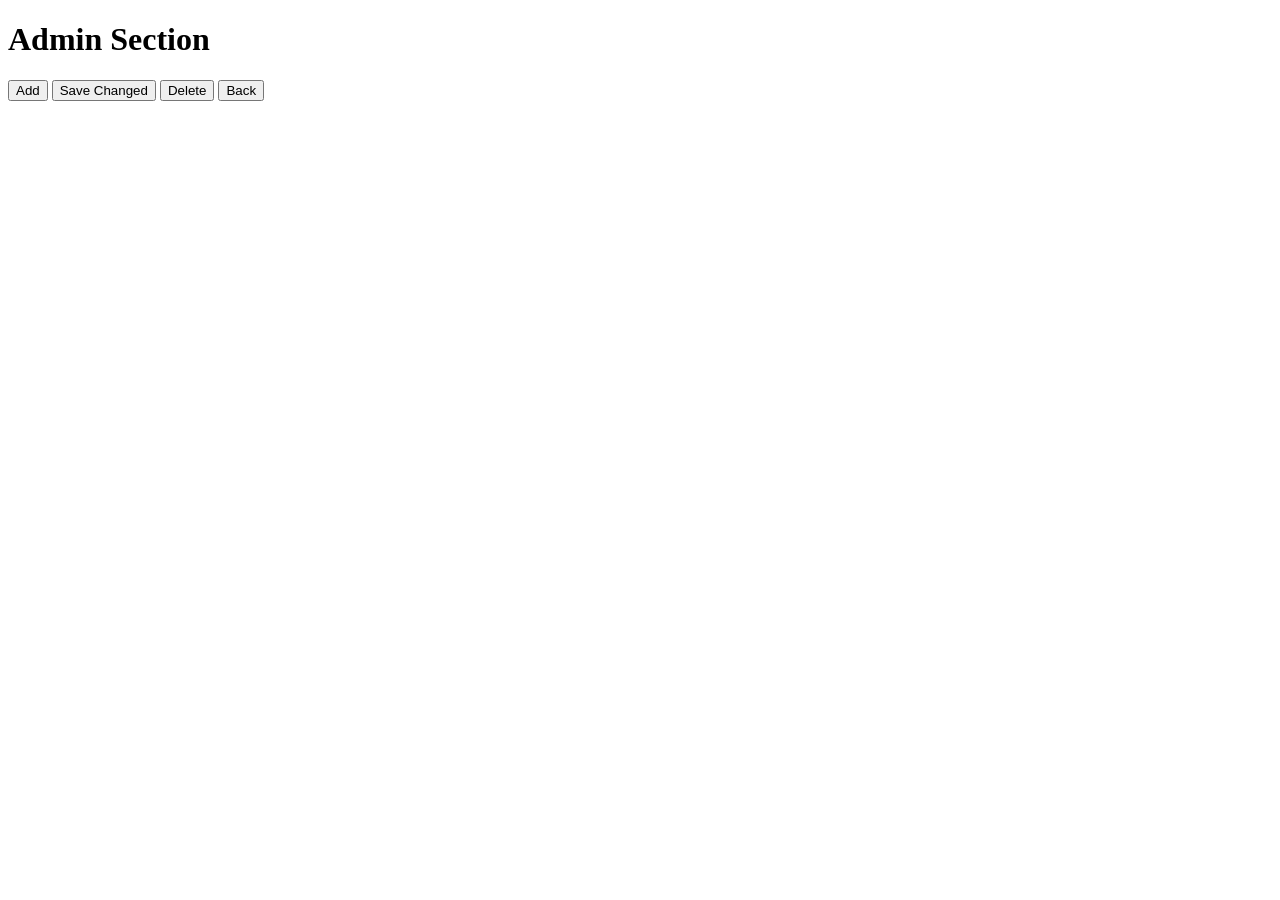
<file: comp4537/labs/2/dynamicQuiz/admin.html>
<!DOCTYPE html>
<html lang="en">
<head>
    <meta charset="UTF-8">
    <meta name="viewport" content="width=device-width, initial-scale=1.0">
    <title>Admin Section</title>

    <link rel="stylesheet" href="css/admin.css">

</head>
<body>
    <h1>Admin Section</h1>

    <div id="interface">
    <button id="add">Add</button>
    <button id="save">Save Changed</button>
    <button id="delete">Delete</button>

    <a href="index.html">
        <button>Back</button>
    </a>
</div>

    <script src="js/admin_script.js"></script>
</body>
</html>
</file>
<file: css/styles.css>
body {
    background-color: #eff7e1;
    color: #214151;
    font-family: 'Ubuntu', sans-serif;
}

.main-img {
    margin: auto;
}

.main-img img {
    display: block;
    margin: auto;

    border-radius: 50%;
}

.intro-text {
    text-align: center;
    font-size: 200%;
}
.extra-info {
    text-align: center;
    font-size: 180%;
}
</file>
<file: comp4537/labs/2/dynamicQuiz/css/admin.css>
.question-prompt {
    display: block;
}
</file>
